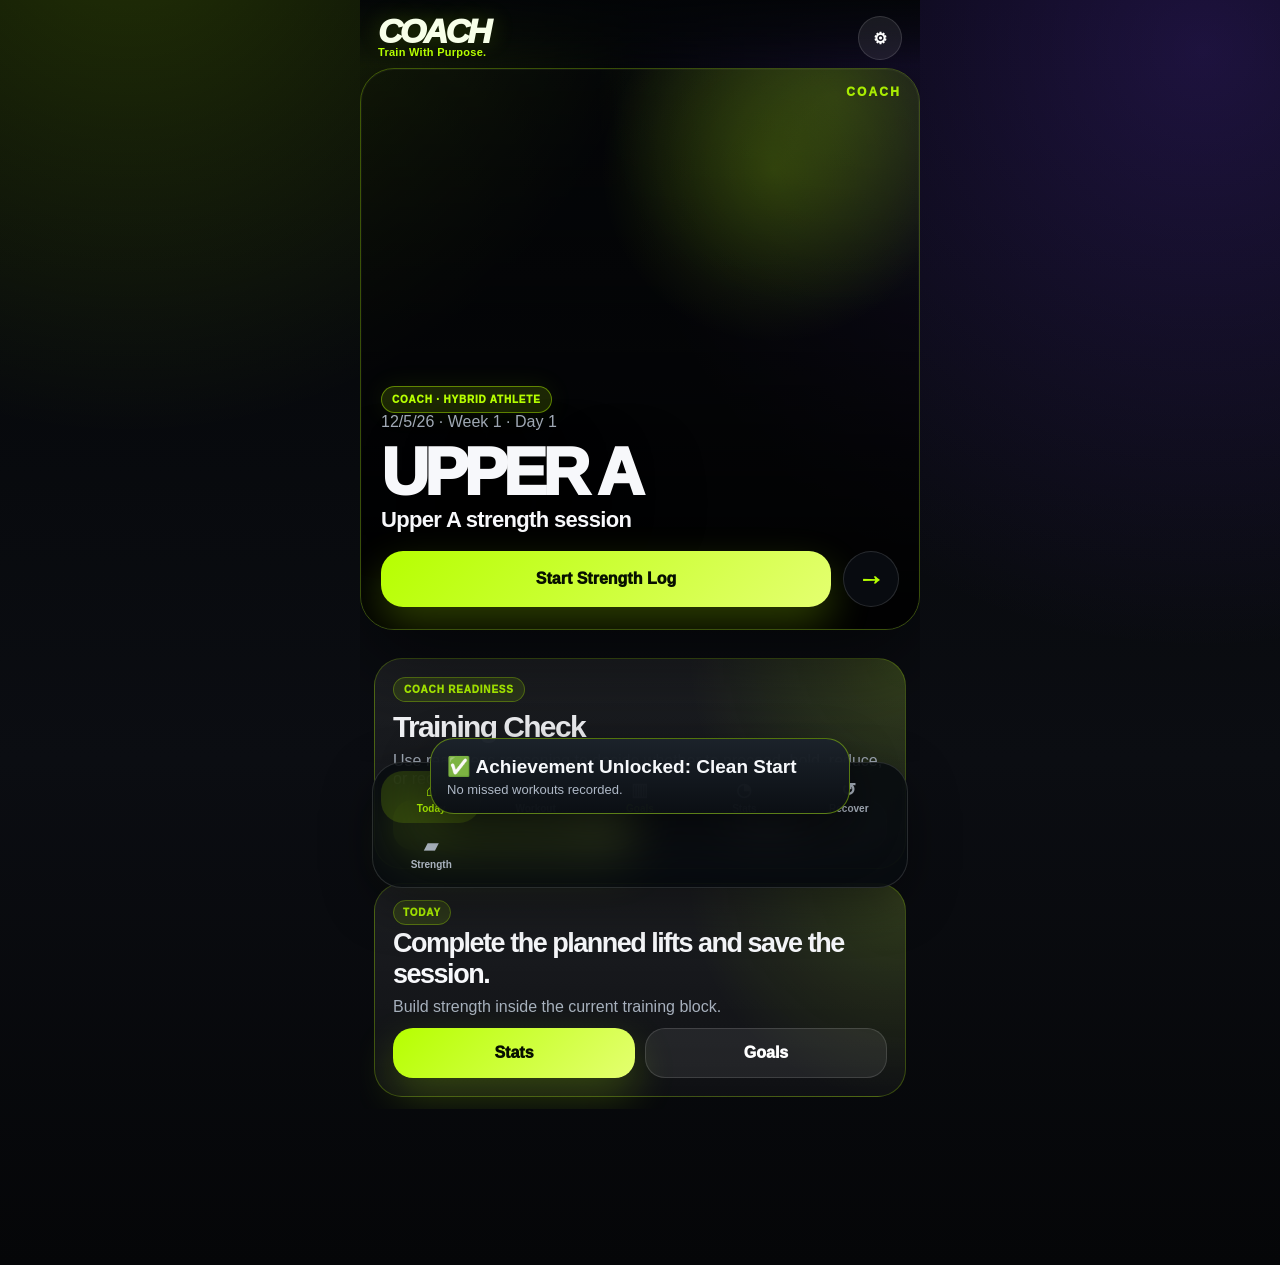
<file: index.html>
<!DOCTYPE html>
<html lang="en">
<head>
<meta charset="UTF-8" />
<meta name="viewport" content="width=device-width, initial-scale=1.0, viewport-fit=cover" />
<link rel="apple-touch-icon" href="./apple-touch-icon.png" />
<link rel="icon" type="image/png" sizes="32x32" href="./favicon-32x32.png" />
<link rel="icon" type="image/png" sizes="16x16" href="./favicon-16x16.png" />
<link rel="manifest" href="./manifest.webmanifest" />
<meta name="apple-mobile-web-app-capable" content="yes" />
<meta name="apple-mobile-web-app-status-bar-style" content="black-translucent" />
<meta name="apple-mobile-web-app-title" content="COACH" />
<meta name="theme-color" content="#050914" />
<title>COACH</title>
<link rel="stylesheet" href="./assets/css/styles.css" />
</head>
<body>
<div class="app">
<header>
  <div class="brand"><div class="logo">C</div><div><h1>COACH</h1><p class="muted small">Train With Purpose.</p></div></div>
  <button class="secondary smallbtn" onclick="openSettings()">Settings</button>
</header>
<main id="today" class="screen active"></main>
<main id="workout" class="screen"></main>
<main id="dashboard" class="screen"></main>
<main id="plan" class="screen"></main>
<main id="recover" class="screen"></main>
<main id="strength" class="screen"></main>
<nav>
  <button class="active" onclick="showScreen('today',this)">Today</button>
  <button onclick="showScreen('workout',this)">Workout</button>
  <button onclick="showScreen('dashboard',this)">Stats</button>
  <button onclick="showScreen('plan',this)">Goals</button>
  <button onclick="showScreen('recover',this)">Recover</button>
  <button onclick="showScreen('strength',this)">Strength</button>
</nav>
</div>
<div id="modal" class="modal" onclick="closeModal(event)"><div class="card" onclick="event.stopPropagation()"><div id="modalContent"></div></div></div>

<script src="./assets/js/app.js" defer></script>
</body>
</html>
</file>
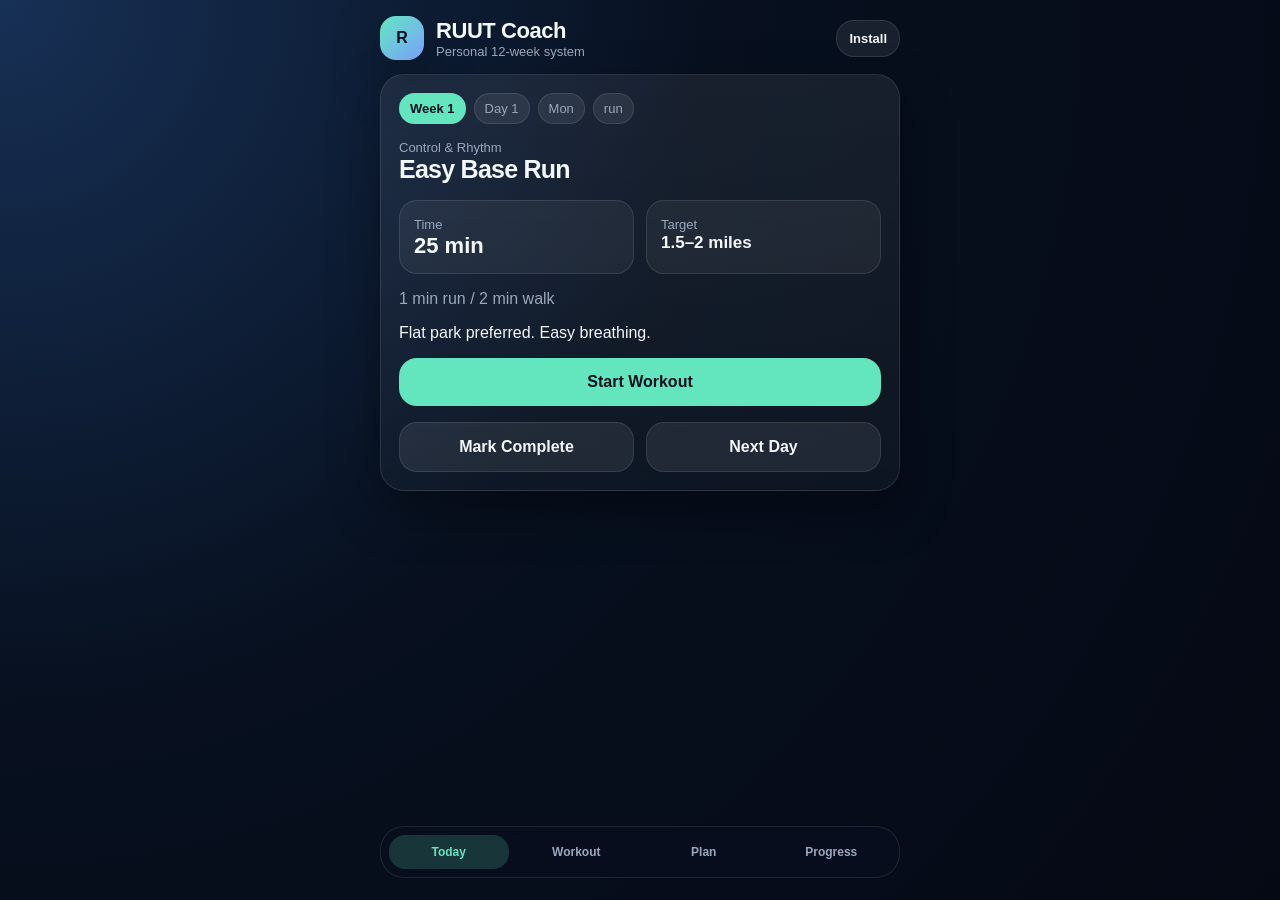
<file: index.html.html>
<!DOCTYPE html>
<html lang="en">
<head>
  <meta charset="UTF-8" />
  <meta name="viewport" content="width=device-width, initial-scale=1.0, viewport-fit=cover" />
  <meta name="apple-mobile-web-app-capable" content="yes" />
  <meta name="apple-mobile-web-app-status-bar-style" content="black-translucent" />
  <meta name="theme-color" content="#07101f" />
  <title>RUUT Personal Coach</title>
  <style>
    :root {
      --bg: #07101f;
      --panel: #101b2f;
      --panel2: #15233b;
      --text: #f4f7fb;
      --muted: #9aa8bd;
      --accent: #63e6be;
      --accent2: #7aa2ff;
      --danger: #ff6b6b;
      --warn: #ffd166;
      --line: rgba(255,255,255,0.1);
      --shadow: 0 20px 50px rgba(0,0,0,0.35);
      --radius: 24px;
    }
    * { box-sizing: border-box; }
    body {
      margin: 0;
      min-height: 100vh;
      background: radial-gradient(circle at top left, #173055 0, #07101f 45%, #050914 100%);
      color: var(--text);
      font-family: -apple-system, BlinkMacSystemFont, "SF Pro Display", "Segoe UI", sans-serif;
      -webkit-font-smoothing: antialiased;
      padding: env(safe-area-inset-top) 16px env(safe-area-inset-bottom);
    }
    .app {
      max-width: 520px;
      margin: 0 auto;
      min-height: 100vh;
      display: flex;
      flex-direction: column;
      gap: 14px;
      padding: 16px 0 22px;
    }
    header { display: flex; justify-content: space-between; align-items: center; gap: 12px; }
    .brand { display: flex; align-items: center; gap: 12px; }
    .logo {
      width: 44px; height: 44px; border-radius: 16px;
      background: linear-gradient(135deg, var(--accent), var(--accent2));
      display: grid; place-items: center; color: #06101f; font-weight: 900;
      box-shadow: var(--shadow);
    }
    h1,h2,h3,p { margin:0; }
    h1 { font-size:22px; letter-spacing:-0.02em; }
    h2 { font-size:25px; letter-spacing:-0.03em; }
    h3 { font-size:17px; }
    .muted { color: var(--muted); }
    .small { font-size:13px; }
    .card {
      background: linear-gradient(180deg, rgba(255,255,255,0.07), rgba(255,255,255,0.03));
      border: 1px solid var(--line);
      border-radius: var(--radius);
      padding: 18px;
      box-shadow: var(--shadow);
    }
    .hero { display:grid; gap:16px; }
    .pill-row { display:flex; flex-wrap:wrap; gap:8px; }
    .pill {
      padding:7px 10px; border-radius:999px;
      background: rgba(255,255,255,0.08); border:1px solid var(--line);
      color: var(--muted); font-size:13px;
    }
    .pill.accent { color:#07101f; background:var(--accent); border-color:transparent; font-weight:700; }
    .grid { display:grid; gap:12px; }
    .grid.two { grid-template-columns:1fr 1fr; }
    .stat {
      background: rgba(255,255,255,0.055);
      border: 1px solid var(--line);
      border-radius: 18px;
      padding: 14px;
    }
    .stat strong { display:block; font-size:22px; }
    button {
      border:0; border-radius:18px; padding:15px 16px;
      font-size:16px; font-weight:800; color:#07101f; background:var(--accent);
      cursor:pointer; width:100%;
    }
    button.secondary { background:rgba(255,255,255,0.08); color:var(--text); border:1px solid var(--line); }
    button.danger { background:rgba(255,107,107,0.15); color:#ffb3b3; border:1px solid rgba(255,107,107,0.35); }
    nav {
      position: sticky; bottom:12px; display:grid; grid-template-columns:repeat(4,1fr);
      gap:8px; background:rgba(8,15,30,0.78); backdrop-filter:blur(20px);
      border:1px solid var(--line); border-radius:24px; padding:8px; margin-top:auto; z-index:10;
    }
    nav button {
      background:transparent; color:var(--muted); border:0; padding:10px 4px;
      border-radius:16px; font-size:12px; font-weight:800;
    }
    nav button.active { background:rgba(99,230,190,0.18); color:var(--accent); }
    .screen { display:none; gap:14px; }
    .screen.active { display:grid; }
    .exercise {
      display:flex; justify-content:space-between; align-items:center;
      padding:13px 0; border-bottom:1px solid var(--line); gap:12px;
    }
    .exercise:last-child { border-bottom:0; }
    .workout-mode { text-align:center; padding:24px 18px; display:grid; gap:20px; }
    .timer {
      font-size:76px; line-height:0.95; letter-spacing:-0.08em;
      font-weight:900; font-variant-numeric:tabular-nums;
    }
    .cue { font-size:38px; font-weight:900; letter-spacing:-0.04em; }
    .progress-bar {
      height:12px; background:rgba(255,255,255,0.08);
      border-radius:999px; overflow:hidden; border:1px solid var(--line);
    }
    .progress-fill {
      height:100%; background:linear-gradient(90deg,var(--accent),var(--accent2));
      width:0%; transition:width 0.4s ease;
    }
    .list { display:grid; gap:8px; }
    .row {
      display:flex; justify-content:space-between; align-items:center; padding:12px;
      background:rgba(255,255,255,0.045); border:1px solid var(--line);
      border-radius:16px; gap:12px;
    }
    .complete { color:var(--accent); font-weight:900; }
    .modal {
      position:fixed; inset:0; background:rgba(0,0,0,0.72);
      display:none; place-items:center; padding:18px; z-index:100;
    }
    .modal.active { display:grid; }
    .modal .card { width:100%; max-width:460px; }
    textarea { width:100%; height:220px; border-radius:14px; padding:12px; background:#07101f; color:white; border:1px solid var(--line); }
    @media (max-width:380px) { .timer{font-size:62px;} .cue{font-size:31px;} h2{font-size:22px;} }
  </style>
</head>
<body>
  <div class="app">
    <header>
      <div class="brand">
        <div class="logo">R</div>
        <div><h1>RUUT Coach</h1><p class="muted small">Personal 12-week system</p></div>
      </div>
      <button class="secondary" style="width:auto;padding:10px 12px;font-size:13px" onclick="openInstallHelp()">Install</button>
    </header>
    <main id="today" class="screen active"></main>
    <main id="workout" class="screen"></main>
    <main id="plan" class="screen"></main>
    <main id="progress" class="screen"></main>
    <nav>
      <button class="active" onclick="showScreen('today', this)">Today</button>
      <button onclick="showScreen('workout', this)">Workout</button>
      <button onclick="showScreen('plan', this)">Plan</button>
      <button onclick="showScreen('progress', this)">Progress</button>
    </nav>
  </div>
  <div id="modal" class="modal" onclick="closeModal(event)">
    <div class="card" onclick="event.stopPropagation()"><div id="modalContent"></div></div>
  </div>
<script>
const STORAGE_KEY = "ruutPersonalCoach.v1";
let state = loadState();
let activeTimer = null;
let speechEnabled = true;

const plan = [
  week(1, "Control & Rhythm", [
    run("Mon", "Easy Base Run", "25 min", "1 min run / 2 min walk", "1.5–2 miles", 25, 60, 120, "Flat park preferred. Easy breathing."),
    strength("Tue", 3, [rep("Squats", "15 reps"), rep("Pushups", "20 reps"), rep("Lunges", "10 reps per leg"), timed("Plank", 30), rep("Glute bridges", "12 reps")], "Baseline strength day. Move clean, not fast."),
    run("Wed", "Light Intervals", "20 min", "30 sec run / 90 sec walk", "1–1.5 miles", 20, 30, 90, "Quick but relaxed. No sprinting."),
    strength("Thu", 3, [rep("Squats", "15 reps"), rep("Pushups", "20 reps"), rep("Lunges", "10 reps per leg"), timed("Plank", 30), rep("Glute bridges", "12 reps")], "Repeat baseline. Keep reps clean."),
    run("Fri", "Steady Effort", "25 min", "90 sec run / 90 sec walk", "1.5–2 miles", 25, 90, 90, "Controlled effort."),
    run("Sat", "Long Run", "35 min", "1 min run / 2 min walk", "2–2.5 miles", 35, 60, 120, "Walk hills if needed."),
    rest("Sun")
  ]),
  week(2, "Slight Progression", [
    run("Mon", "Easy Base Run", "28 min", "1 min run / 90 sec walk", "1.75–2.25 miles", 28, 60, 90, "Stay disciplined."),
    strength("Tue", 3, [rep("Squats", "16 reps"), rep("Pushups", "21 reps"), rep("Lunges", "10 reps per leg"), timed("Plank", 35), rep("Glute bridges", "14 reps")], "Small progression. Do not rush."),
    run("Wed", "Intervals", "22 min", "45 sec run / 90 sec walk", "1.25–1.75 miles", 22, 45, 90, "Smooth and controlled."),
    strength("Thu", 3, [rep("Squats", "16 reps"), rep("Pushups", "21 reps"), rep("Lunges", "10 reps per leg"), timed("Plank", 35), rep("Glute bridges", "14 reps")], "Build the habit."),
    run("Fri", "Steady Effort", "28 min", "2 min run / 90 sec walk", "1.75–2.25 miles", 28, 120, 90, "Relax shoulders."),
    run("Sat", "Long Run", "40 min", "1 min run / 2 min walk", "2.5–3 miles", 40, 60, 120, "Time on feet matters."),
    rest("Sun")
  ]),
  week(3, "Build the Engine", [
    run("Mon", "Easy Run", "30 min", "2 min run / 90 sec walk", "2–2.5 miles", 30, 120, 90, "Easy effort."),
    strength("Tue", 3, [rep("Squats", "18 reps"), rep("Pushups", "22 reps"), rep("Lunges", "11 reps per leg"), timed("Plank", 40), rep("Glute bridges", "15 reps")], "More work, same clean form."),
    run("Wed", "Hill/Interval Day", "25 min", "1 min strong / 2 min easy", "1.5–2 miles", 25, 60, 120, "Trail hills allowed."),
    strength("Thu", 3, [rep("Squats", "18 reps"), rep("Pushups", "22 reps"), rep("Lunges", "11 reps per leg"), timed("Plank", 40), rep("Glute bridges", "15 reps")], "Stay smooth."),
    run("Fri", "Steady Run", "30 min", "3 min run / 90 sec walk", "2–2.75 miles", 30, 180, 90, "Do not chase pace."),
    run("Sat", "Long Run", "45 min", "2 min run / 2 min walk", "3–3.5 miles", 45, 120, 120, "Stay patient."),
    rest("Sun")
  ]),
  week(4, "Recovery Week", [
    run("Mon", "Easy Reset", "25 min", "1 min run / 2 min walk", "1.5–2 miles", 25, 60, 120, "Keep it light."),
    strength("Tue", 2, [rep("Squats", "15 reps"), rep("Pushups", "18 reps"), rep("Reverse lunges", "8 reps per leg"), timed("Plank", 30), rep("Glute bridges", "12 reps")], "Recovery strength. Leave energy in the tank."),
    run("Wed", "Light Intervals", "20 min", "30 sec run / 90 sec walk", "1–1.5 miles", 20, 30, 90, "No hard pushing."),
    strength("Thu", 2, [rep("Squats", "15 reps"), rep("Pushups", "18 reps"), rep("Reverse lunges", "8 reps per leg"), timed("Plank", 30), rep("Glute bridges", "12 reps")], "Easy movement only."),
    run("Fri", "Easy Run", "25 min", "2 min run / 2 min walk", "1.5–2 miles", 25, 120, 120, "Recovery matters."),
    run("Sat", "Long Easy Run", "40 min", "1 min run / 2 min walk", "2.5–3 miles", 40, 60, 120, "Comfortable only."),
    rest("Sun")
  ]),
  week(5, "Capacity Build", [
    run("Mon", "Easy Run", "35 min", "3 min run / 90 sec walk", "2.5–3 miles", 35, 180, 90, "Flat route preferred."),
    strength("Tue", 4, [rep("Squats", "15 reps"), rep("Pushups", "18 reps"), rep("Lunges", "10 reps per leg"), timed("Plank", 35), rep("Glute bridges", "15 reps")], "New challenge: 4 rounds."),
    run("Wed", "Intervals", "30 min", "1 min strong / 2 min easy", "2–2.5 miles", 30, 60, 120, "Controlled hard."),
    strength("Thu", 4, [rep("Squats", "15 reps"), rep("Pushups", "18 reps"), rep("Lunges", "10 reps per leg"), timed("Plank", 35), rep("Glute bridges", "15 reps")], "Control each rep."),
    run("Fri", "Tempo Intro", "30 min", "5 min easy / walk as needed", "2.5–3 miles", 30, 300, 90, "Steady, not gasping."),
    run("Sat", "Long Run", "55 min", "3 min run / 2 min walk", "4–4.5 miles", 55, 180, 120, "Use fuel/water if needed."),
    rest("Sun")
  ]),
  week(6, "Longer Blocks", [
    run("Mon", "Easy Run", "35 min", "5 min run / 2 min walk", "3 miles", 35, 300, 120, "Smooth rhythm."),
    strength("Tue", 4, [rep("Squats", "17 reps"), rep("Pushups", "20 reps"), rep("Lunges", "11 reps per leg"), timed("Plank", 40), rep("Glute bridges", "16 reps")], "Strength endurance."),
    run("Wed", "Hill Strength", "30 min", "Run hills easy / walk recovery", "2–2.75 miles", 30, 120, 120, "Trails are good today."),
    strength("Thu", 4, [rep("Squats", "17 reps"), rep("Pushups", "20 reps"), rep("Lunges", "11 reps per leg"), timed("Plank", 40), rep("Glute bridges", "16 reps")], "Quality over speed."),
    run("Fri", "Steady Run", "35 min", "8 min run / 2 min walk", "3–3.5 miles", 35, 480, 120, "Controlled pace."),
    run("Sat", "Long Run", "65 min", "5 min run / 2 min walk", "5–5.5 miles", 65, 300, 120, "Do not start fast."),
    rest("Sun")
  ]),
  week(7, "Endurance Builder", [
    run("Mon", "Easy Run", "40 min", "8 min run / 2 min walk", "3.5–4 miles", 40, 480, 120, "Relax and build."),
    strength("Tue", 4, [rep("Tempo squats", "18 reps, slow lower"), rep("Pushups", "22 reps"), rep("Reverse lunges", "12 reps per leg"), timed("Plank", 45), rep("Glute bridges", "18 reps")], "Add control. Slow reps build strength."),
    run("Wed", "Intervals", "32 min", "2 min strong / 2 min easy", "2.5–3 miles", 32, 120, 120, "Strong but not reckless."),
    strength("Thu", 4, [rep("Tempo squats", "18 reps, slow lower"), rep("Pushups", "22 reps"), rep("Reverse lunges", "12 reps per leg"), timed("Plank", 45), rep("Glute bridges", "18 reps")], "Stay tight through the core."),
    run("Fri", "Tempo Run", "35 min", "10 min easy / 15 min steady / cool down", "3–3.75 miles", 35, 600, 120, "Steady pressure."),
    run("Sat", "Long Run", "75 min", "8 min run / 2 min walk", "6–6.5 miles", 75, 480, 120, "This is the big builder."),
    rest("Sun")
  ]),
  week(8, "Recovery & Reset", [
    run("Mon", "Easy Run", "30 min", "5 min run / 2 min walk", "2.5–3 miles", 30, 300, 120, "Light and easy."),
    strength("Tue", 3, [rep("Squats", "16 reps"), rep("Pushups", "18 reps"), rep("Lunges", "10 reps per leg"), timed("Plank", 35), rep("Glute bridges", "14 reps")], "Deload week. Move well."),
    run("Wed", "Light Intervals", "25 min", "1 min run / 2 min walk", "1.75–2.25 miles", 25, 60, 120, "Keep legs fresh."),
    strength("Thu", 3, [rep("Squats", "16 reps"), rep("Pushups", "18 reps"), rep("Lunges", "10 reps per leg"), timed("Plank", 35), rep("Glute bridges", "14 reps")], "Do not chase fatigue."),
    run("Fri", "Easy Run", "30 min", "5 min run / 2 min walk", "2.5–3 miles", 30, 300, 120, "No ego."),
    run("Sat", "Long Easy Run", "60 min", "5 min run / 2 min walk", "4.5–5 miles", 60, 300, 120, "Recovery long run."),
    rest("Sun")
  ]),
  week(9, "Real Endurance", [
    run("Mon", "Easy Run", "45 min", "10 min run / 2 min walk", "4 miles", 45, 600, 120, "Flat if possible."),
    strength("Tue", 4, [rep("Squats", "20 reps"), rep("Pushups", "24 reps"), rep("Lunges", "13 reps per leg"), timed("Plank", 50), rep("Glute bridges", "20 reps")], "Build work capacity."),
    run("Wed", "Intervals", "35 min", "3 min strong / 2 min easy", "3–3.5 miles", 35, 180, 120, "Controlled breathing."),
    strength("Thu", 4, [rep("Squats", "20 reps"), rep("Pushups", "24 reps"), rep("Lunges", "13 reps per leg"), timed("Plank", 50), rep("Glute bridges", "20 reps")], "Strong and controlled."),
    run("Fri", "Tempo Run", "40 min", "10 easy / 20 steady / cool down", "3.75–4.5 miles", 40, 600, 120, "Comfortably hard."),
    run("Sat", "Long Run", "90 min", "10 min run / 2 min walk", "7.5–8 miles", 90, 600, 120, "Bring water."),
    rest("Sun")
  ]),
  week(10, "Peak Build", [
    run("Mon", "Easy Run", "45 min", "12 min run / 2 min walk", "4–4.5 miles", 45, 720, 120, "Stay smooth."),
    strength("Tue", 5, [rep("Squats", "18 reps"), rep("Pushups", "22 reps"), rep("Reverse lunges", "12 reps per leg"), timed("Plank", 45), rep("Glute bridges", "18 reps")], "Five rounds. Pace yourself."),
    run("Wed", "Hill/Interval Mix", "38 min", "4 min strong / 2 min easy", "3.25–4 miles", 38, 240, 120, "Use effort, not speed."),
    strength("Thu", 5, [rep("Squats", "18 reps"), rep("Pushups", "22 reps"), rep("Reverse lunges", "12 reps per leg"), timed("Plank", 45), rep("Glute bridges", "18 reps")], "This is work capacity, not punishment."),
    run("Fri", "Steady Run", "45 min", "15 min run / 2 min walk", "4.5–5 miles", 45, 900, 120, "Controlled grind."),
    run("Sat", "Long Run", "105 min", "12 min run / 2 min walk", "9–9.5 miles", 105, 720, 120, "Slow early, steady late."),
    rest("Sun")
  ]),
  week(11, "Peak Confidence", [
    run("Mon", "Easy Run", "40 min", "10 min run / 2 min walk", "3.5–4 miles", 40, 600, 120, "Save your legs."),
    strength("Tue", 5, [rep("Squats", "20 reps"), rep("Pushups", "25 reps"), rep("Lunges", "14 reps per leg"), timed("Plank", 60), rep("Glute bridges", "20 reps")], "Peak strength endurance."),
    run("Wed", "Moderate Intervals", "32 min", "2 min strong / 2 min easy", "2.5–3 miles", 32, 120, 120, "Sharp, not exhausting."),
    strength("Thu", 4, [rep("Squats", "18 reps"), rep("Pushups", "22 reps"), rep("Lunges", "12 reps per leg"), timed("Plank", 45), rep("Glute bridges", "18 reps")], "Slightly lighter before long run."),
    run("Fri", "Easy Steady Run", "35 min", "10 min run / 2 min walk", "3–3.5 miles", 35, 600, 120, "Keep it light."),
    run("Sat", "Long Run", "120 min max", "15 min run / 2 min walk", "10–11 miles", 120, 900, 120, "Confidence run. Do not race it."),
    rest("Sun")
  ]),
  week(12, "13-Mile Effort", [
    run("Mon", "Easy Shakeout", "30 min", "5 min run / 2 min walk", "2.5–3 miles", 30, 300, 120, "Easy only."),
    strength("Tue", 2, [rep("Squats", "12 reps"), rep("Pushups", "12 reps"), rep("Reverse lunges", "8 reps per leg"), timed("Plank", 30), rep("Glute bridges", "12 reps")], "Taper strength. Stay fresh."),
    run("Wed", "Light Shakeout", "20 min", "2 min run / 2 min walk", "1.5–2 miles", 20, 120, 120, "Stay fresh."),
    rest("Thu"), rest("Fri"),
    run("Sat", "13-Mile Effort", "Finish-focused", "Run/walk allowed", "13 miles", 180, 900, 120, "Start slow. Finish proud."),
    rest("Sun")
  ])
];

function week(num, theme, days) { return { num, theme, days }; }
function run(day, title, time, structure, distance, total, runSeconds, walkSeconds, note) { return { type:"run", day,title,time,structure,distance,total,runSeconds,walkSeconds,note }; }
function strength(day, rounds, exercises, note) { return { type:"bodyweight", day, title:"Bodyweight Strength", time:`${rounds} rounds`, structure:`${rounds} rounds of progressive bodyweight work`, distance:"No running", rounds, exercises, note }; }
function rest(day) { return { type:"rest", day, title:"Rest Day", time:"Rest", structure:"Light walking only", distance:"No target", total:20, runSeconds:0, walkSeconds:60, note:"Recover so the next workout works." }; }
function rep(name, reps) { return { mode:"reps", name, reps, seconds:0 }; }
function timed(name, seconds) { return { mode:"timed", name, reps:"", seconds }; }

function loadState(){ try { return JSON.parse(localStorage.getItem(STORAGE_KEY)) || defaultState(); } catch { return defaultState(); } }
function defaultState(){ return { week:1, dayIndex:1, completed:[], streak:0, totalCompleted:0, lastCompletedKey:"" }; }
function saveState(){ localStorage.setItem(STORAGE_KEY, JSON.stringify(state)); renderAll(); }
function currentWeek(){ return plan[state.week-1]; }
function currentWorkout(){ return currentWeek().days[state.dayIndex-1]; }
function currentKey(){ return `${state.week}-${state.dayIndex}`; }
function isComplete(){ return state.completed.includes(currentKey()); }
function progressPercent(){ return Math.round((state.completed.length/84)*100); }

function showScreen(id, btn){
  document.querySelectorAll('.screen').forEach(s=>s.classList.remove('active'));
  document.getElementById(id).classList.add('active');
  document.querySelectorAll('nav button').forEach(b=>b.classList.remove('active'));
  btn.classList.add('active');
  renderAll();
}

function renderAll(){ renderToday(); renderWorkout(); renderPlan(); renderProgress(); }

function renderToday(){
  const w=currentWeek(), workout=currentWorkout();
  const exercises = workout.type==="bodyweight" ? workout.exercises.map(e=>`<div class="exercise"><span>${e.name}</span><strong>${e.mode==='timed'?e.seconds+' sec':e.reps}</strong></div>`).join('') : '';
  document.getElementById('today').innerHTML = `
    <section class="card hero">
      <div class="pill-row"><span class="pill accent">Week ${state.week}</span><span class="pill">Day ${state.dayIndex}</span><span class="pill">${workout.day}</span><span class="pill">${workout.type}</span></div>
      <div><p class="muted small">${w.theme}</p><h2>${workout.title}</h2></div>
      <div class="grid two"><div class="stat"><span class="muted small">Time</span><strong>${workout.time}</strong></div><div class="stat"><span class="muted small">Target</span><strong style="font-size:17px">${workout.distance}</strong></div></div>
      <p class="muted">${workout.structure}</p><p>${workout.note}</p>
      ${exercises ? `<div class="list">${exercises}</div>` : ''}
      <button onclick="startWorkout()">Start Workout</button>
      <div class="grid two"><button class="secondary" onclick="markComplete()">${isComplete()?'Completed':'Mark Complete'}</button><button class="secondary" onclick="nextDay()">Next Day</button></div>
    </section>`;
}

function renderWorkout(){
  document.getElementById('workout').innerHTML = `
    <section class="card workout-mode">
      <div><p class="muted small">Ready when you are</p><div class="cue">${currentWorkout().title}</div></div>
      <div class="timer" id="timerDisplay">--:--</div>
      <div class="progress-bar"><div id="workoutProgress" class="progress-fill"></div></div>
      <p id="workoutMessage" class="muted">Tap start to begin today's guided workout.</p>
      <button onclick="startWorkout()">Start Today's Workout</button>
      <button class="secondary" onclick="stopWorkout()">Stop</button>
    </section>`;
}

function renderPlan(){
  document.getElementById('plan').innerHTML = plan.map(w=>{
    const rows = w.days.map((d,idx)=>{
      const key = `${w.num}-${idx+1}`;
      return `<div class="row"><span>${idx+1}. ${d.day} — ${d.title}</span><span class="${state.completed.includes(key)?'complete':'muted'}">${state.completed.includes(key)?'✓':d.type}</span></div>`;
    }).join('');
    return `<section class="card"><h3>Week ${w.num}: ${w.theme}</h3><div style="height:10px"></div><div class="list">${rows}</div></section>`;
  }).join('');
}

function renderProgress(){
  document.getElementById('progress').innerHTML = `
    <section class="card hero">
      <h2>Progress</h2><div class="progress-bar"><div class="progress-fill" style="width:${progressPercent()}%"></div></div>
      <div class="grid two">
        <div class="stat"><span class="muted small">Complete</span><strong>${progressPercent()}%</strong></div>
        <div class="stat"><span class="muted small">Streak</span><strong>${state.streak}</strong></div>
        <div class="stat"><span class="muted small">Total</span><strong>${state.totalCompleted}</strong></div>
        <div class="stat"><span class="muted small">Current</span><strong>W${state.week} D${state.dayIndex}</strong></div>
      </div>
      <button class="secondary" onclick="exportProgress()">Export Progress</button>
      <button class="danger" onclick="confirmReset()">Reset Program</button>
    </section>`;
}

function markComplete(){
  const key = currentKey();
  if(!state.completed.includes(key)){
    state.completed.push(key);
    state.streak += 1;
    state.totalCompleted += 1;
    state.lastCompletedKey = key;
    speak("Workout complete. Good work.");
    saveState();
  }
}

function nextDay(){
  state.dayIndex += 1;
  if(state.dayIndex > 7){ state.dayIndex=1; state.week += 1; }
  if(state.week > 12){ state.week=12; state.dayIndex=7; }
  saveState();
}

function confirmReset(){
  showModal(`<h2>Reset Program?</h2><p class="muted" style="margin:12px 0 18px">This clears progress and returns you to Week 1, Day 1.</p><button class="danger" onclick="resetProgram()">Reset</button><div style="height:10px"></div><button class="secondary" onclick="hideModal()">Cancel</button>`);
}
function resetProgram(){ state=defaultState(); saveState(); hideModal(); }
function exportProgress(){ showModal(`<h2>Progress Data</h2><p class="muted small" style="margin:10px 0">Copy this if you want a backup.</p><textarea>${JSON.stringify(state,null,2)}</textarea><div style="height:10px"></div><button onclick="hideModal()">Done</button>`); }

function startWorkout(){
  stopWorkout();
  const workout=currentWorkout();
  document.querySelectorAll('.screen').forEach(s=>s.classList.remove('active'));
  document.getElementById('workout').classList.add('active');
  document.querySelectorAll('nav button').forEach(b=>b.classList.remove('active'));
  document.querySelectorAll('nav button')[1].classList.add('active');
  renderWorkout();
  if(workout.type==='run') startRun(workout);
  else if(workout.type==='bodyweight') startStrength(workout);
  else startRest(workout);
}
function startRest(workout){ setWorkoutMessage("Rest day. Light walking only."); setCue("Rest Day"); setTimer("REST"); speak("Today is a rest day. Light walking only."); }

async function startRun(workout){
  const totalSeconds = workout.total * 60;
  let remaining = totalSeconds;
  const halfway = Math.floor(totalSeconds/2);
  let halfwaySpoken=false;
  setCue("Starting"); setWorkoutMessage(workout.structure);
  await countdown();
  while(remaining > 0){
    await runSegment("Run", workout.runSeconds, remaining, totalSeconds);
    remaining -= workout.runSeconds;
    if(!halfwaySpoken && remaining <= halfway){ halfwaySpoken=true; speak("Halfway. Turn back now."); }
    if(remaining <= 0) break;
    await runSegment("Walk", workout.walkSeconds, remaining, totalSeconds);
    remaining -= workout.walkSeconds;
    if(!halfwaySpoken && remaining <= halfway){ halfwaySpoken=true; speak("Halfway. Turn back now."); }
  }
  finishWorkout();
}
async function runSegment(label, seconds, remaining, totalSeconds){
  setCue(label.toUpperCase());
  setWorkoutMessage(label==="Run" ? "Stay controlled." : "Recover. Keep moving.");
  speak(label==="Run" ? "Start running." : "Start walking.");
  await timer(seconds, remaining, totalSeconds);
}

async function startStrength(workout){
  setCue("Strength"); setTimer("READY"); setWorkoutMessage(`${workout.rounds} rounds. ${workout.note}`);
  speak(`Starting bodyweight workout. ${workout.rounds} rounds.`);
  await sleep(1000);
  for(let round=1; round<=workout.rounds; round++){
    setCue(`Round ${round}`);
    speak(`Round ${round} of ${workout.rounds}.`);
    for(const exercise of workout.exercises){
      setCue(exercise.name);
      if(exercise.mode==="timed"){
        setWorkoutMessage(`${exercise.name}. ${exercise.seconds} seconds.`);
        speak(`${exercise.name}. ${exercise.seconds} seconds. Starting now.`);
        await timer(exercise.seconds, exercise.seconds, exercise.seconds);
        speak(`${exercise.name} complete.`);
      } else {
        setTimer("DONE?");
        setWorkoutMessage(`${exercise.name}. ${exercise.reps}. Tap Done when finished.`);
        speak(`${exercise.name}. ${exercise.reps}.`);
        await waitForDone(exercise.name, exercise.reps);
      }
    }
  }
  finishWorkout();
}

function finishWorkout(){
  setCue("Complete"); setTimer("DONE"); setWorkoutMessage("Workout complete. Good work.");
  markComplete();
  showModal(`<h2>Workout Complete</h2><p class="muted" style="margin:10px 0 18px">${currentWorkout().day} — ${currentWorkout().title}</p><button onclick="hideModal(); nextDay();">Move to Next Day</button><div style="height:10px"></div><button class="secondary" onclick="hideModal()">Stay Here</button>`);
}

function waitForDone(name,reps){
  return new Promise(resolve=>{
    showModal(`<h2>${name}</h2><p class="muted" style="margin:10px 0 18px">${reps}</p><button onclick="resolveDone()">Done</button>`);
    window.resolveDone=()=>{ hideModal(); resolve(); };
  });
}

async function countdown(){ setTimer("3"); speak("Starting in 3."); await sleep(1000); setTimer("2"); speak("2."); await sleep(1000); setTimer("1"); speak("1."); await sleep(1000); setTimer("GO"); speak("Go."); await sleep(500); }
function timer(seconds, remainingBefore, total){
  return new Promise(resolve=>{
    let left=Math.max(0,seconds);
    clearInterval(activeTimer);
    updateTimer(left, remainingBefore, total);
    activeTimer=setInterval(()=>{
      left-=1;
      updateTimer(left, Math.max(0, remainingBefore-(seconds-left)), total);
      if(left<=0){ clearInterval(activeTimer); activeTimer=null; resolve(); }
    },1000);
  });
}
function updateTimer(left, remaining, total){
  setTimer(formatTime(left));
  const done = total ? ((total-remaining)/total)*100 : 0;
  const bar=document.getElementById('workoutProgress');
  if(bar) bar.style.width=`${Math.max(0,Math.min(100,done))}%`;
}
function stopWorkout(){ clearInterval(activeTimer); activeTimer=null; if(window.speechSynthesis) window.speechSynthesis.cancel(); }
function setCue(text){ const el=document.querySelector('#workout .cue'); if(el) el.textContent=text; }
function setTimer(text){ const el=document.getElementById('timerDisplay'); if(el) el.textContent=text; }
function setWorkoutMessage(text){ const el=document.getElementById('workoutMessage'); if(el) el.textContent=text; }
function speak(text){
  if(!speechEnabled || !('speechSynthesis' in window)) return;
  window.speechSynthesis.cancel();
  const u=new SpeechSynthesisUtterance(text);
  u.rate=0.95; u.pitch=1;
  window.speechSynthesis.speak(u);
}
function sleep(ms){ return new Promise(resolve=>setTimeout(resolve,ms)); }
function formatTime(seconds){ if(typeof seconds!=='number') return seconds; const m=Math.floor(seconds/60); const s=seconds%60; return `${m}:${String(s).padStart(2,'0')}`; }
function showModal(html){ document.getElementById('modalContent').innerHTML=html; document.getElementById('modal').classList.add('active'); }
function hideModal(){ document.getElementById('modal').classList.remove('active'); }
function closeModal(e){ if(e.target.id==='modal') hideModal(); }
function openInstallHelp(){ showModal(`<h2>Add to Home Screen</h2><p class="muted" style="margin:12px 0">On iPhone Safari: tap Share, then tap Add to Home Screen.</p><p class="muted">For best results, keep your iPhone awake during active timers.</p><div style="height:14px"></div><button onclick="hideModal()">Got it</button>`); }
renderAll();
</script>
</body>
</html>
</file>
<file: assets/css/styles.css>
:root{
  --bg:#050914;--panel:#101b2f;--panel2:#16243d;--glass:rgba(255,255,255,.075);
  --text:#f7f9fd;--muted:#9aa8bd;--soft:#c8d3e2;--accent:#63e6be;--accent2:#7aa2ff;
  --gold:#ffd166;--purple:#a78bfa;--danger:#ff6b6b;--line:rgba(255,255,255,.12);
  --shadow:0 20px 50px rgba(0,0,0,.38);--radius:26px
}
*{box-sizing:border-box}
body{
  margin:0;min-height:100vh;color:var(--text);
  font-family:-apple-system,BlinkMacSystemFont,"SF Pro Display","Segoe UI",sans-serif;
  -webkit-font-smoothing:antialiased;padding:env(safe-area-inset-top) 16px env(safe-area-inset-bottom);
  background:
    radial-gradient(circle at 12% -10%,rgba(99,230,190,.25),transparent 34%),
    radial-gradient(circle at 100% 0%,rgba(122,162,255,.22),transparent 32%),
    radial-gradient(circle at 50% 100%,rgba(167,139,250,.12),transparent 35%),
    linear-gradient(160deg,#050914,#07101f 45%,#030611)
}
.app{max-width:560px;margin:0 auto;min-height:100vh;display:flex;flex-direction:column;gap:14px;padding:16px 0 22px}
header{display:flex;justify-content:space-between;align-items:center;gap:12px}
.brand{display:flex;align-items:center;gap:12px}
.logo{width:46px;height:46px;border-radius:18px;background:linear-gradient(135deg,var(--accent),var(--accent2));display:grid;place-items:center;color:#06101f;font-weight:950;box-shadow:var(--shadow)}
h1,h2,h3,p{margin:0} h1{font-size:22px;letter-spacing:-.03em} h2{font-size:28px;letter-spacing:-.045em;line-height:1.02} h3{font-size:18px}
.muted{color:var(--muted)} .soft{color:var(--soft)} .small{font-size:13px}.tiny{font-size:12px}
.card{background:linear-gradient(180deg,rgba(255,255,255,.085),rgba(255,255,255,.035));border:1px solid var(--line);border-radius:var(--radius);padding:18px;box-shadow:var(--shadow);backdrop-filter:blur(16px)}
.hero{display:grid;gap:16px}.grid{display:grid;gap:12px}.grid.two{grid-template-columns:1fr 1fr}.grid.three{grid-template-columns:repeat(3,1fr)}
.pill-row{display:flex;flex-wrap:wrap;gap:8px}.pill{padding:7px 10px;border-radius:999px;background:rgba(255,255,255,.08);border:1px solid var(--line);color:var(--muted);font-size:13px}.pill.accent{color:#07101f;background:var(--accent);border-color:transparent;font-weight:850}.pill.run{color:#06101f;background:var(--accent);font-weight:850}.pill.bodyweight{color:#211700;background:var(--gold);font-weight:850}.pill.rest{color:#160e2f;background:var(--purple);font-weight:850}
.stat{background:rgba(255,255,255,.055);border:1px solid var(--line);border-radius:20px;padding:14px}.stat strong{display:block;font-size:23px;letter-spacing:-.03em}
button{border:0;border-radius:18px;padding:15px 16px;font-size:16px;font-weight:850;color:#07101f;background:var(--accent);cursor:pointer;width:100%;touch-action:manipulation}
button.secondary{background:rgba(255,255,255,.08);color:var(--text);border:1px solid var(--line)}button.gold{background:var(--gold);color:#211700}button.danger{background:rgba(255,107,107,.14);color:#ffb3b3;border:1px solid rgba(255,107,107,.35)}button.smallbtn{width:auto;padding:10px 12px;font-size:13px}
nav{position:sticky;bottom:12px;display:grid;grid-template-columns:repeat(6,1fr);gap:7px;background:rgba(8,15,30,.78);backdrop-filter:blur(20px);border:1px solid var(--line);border-radius:24px;padding:8px;margin-top:auto;z-index:10}
nav button{background:transparent;color:var(--muted);border:0;padding:10px 3px;border-radius:16px;font-size:11px;font-weight:850}nav button.active{background:rgba(99,230,190,.18);color:var(--accent)}
.screen{display:none;gap:14px}.screen.active{display:grid}
.exercise{display:flex;justify-content:space-between;align-items:center;padding:13px 0;border-bottom:1px solid var(--line);gap:12px}.exercise:last-child{border-bottom:0}
.detail{padding:13px;border-radius:18px;background:rgba(0,0,0,.16);border:1px solid var(--line);display:grid;gap:4px}
.workout-mode{text-align:center;padding:24px 18px;display:grid;gap:20px}.timer{font-size:78px;line-height:.95;letter-spacing:-.085em;font-weight:950;font-variant-numeric:tabular-nums}.cue{font-size:40px;font-weight:950;letter-spacing:-.05em}
.progress-bar{height:12px;background:rgba(255,255,255,.08);border-radius:999px;overflow:hidden;border:1px solid var(--line)}.progress-fill{height:100%;background:linear-gradient(90deg,var(--accent),var(--accent2));width:0%;transition:width .4s ease}
.list{display:grid;gap:8px}.row{display:flex;justify-content:space-between;align-items:center;padding:12px;background:rgba(255,255,255,.045);border:1px solid var(--line);border-radius:16px;gap:12px}.complete{color:var(--accent);font-weight:950}
.ring{height:94px;width:94px;border-radius:999px;display:grid;place-items:center;background:conic-gradient(var(--accent) var(--pct),rgba(255,255,255,.1) 0);margin:auto}.ring span{height:72px;width:72px;border-radius:999px;background:#07101f;display:grid;place-items:center;font-weight:950}
.badge{padding:12px;border-radius:18px;background:rgba(255,255,255,.055);border:1px solid var(--line)}.badge.locked{opacity:.45}.guide-card{padding:14px;border-radius:20px;background:rgba(255,255,255,.055);border:1px solid var(--line);display:grid;gap:8px}.guide-icon{font-size:28px}.guide-card ul{margin:4px 0 0 18px;padding:0;color:var(--muted)}.guide-card li{margin:4px 0}.guide-mini{display:flex;gap:8px;flex-wrap:wrap}.guide-mini span{font-size:12px;padding:5px 8px;border-radius:999px;background:rgba(255,255,255,.07);color:var(--soft)}
.modal{position:fixed;inset:0;background:rgba(0,0,0,.72);display:none;place-items:center;padding:18px;z-index:100}.modal.active{display:grid}.modal .card{width:100%;max-width:480px;max-height:88vh;overflow:auto}
select,textarea,input{width:100%;border-radius:14px;padding:12px;background:#07101f;color:white;border:1px solid var(--line);font-size:16px}textarea{height:180px}
.dot{width:9px;height:9px;border-radius:999px;background:var(--danger);display:inline-block}.dot.on{background:var(--accent)}
@media(max-width:390px){.timer{font-size:62px}.cue{font-size:32px}h2{font-size:24px}.grid.three{grid-template-columns:1fr}}

.demo-gif{width:100%;min-height:150px;border-radius:18px;border:1px solid var(--line);background:radial-gradient(circle at 50% 35%,rgba(99,230,190,.18),transparent 34%),linear-gradient(135deg,rgba(255,255,255,.08),rgba(255,255,255,.025));display:grid;place-items:center;overflow:hidden;color:var(--muted);font-weight:850;text-align:center}
.demo-gif img{width:100%;height:100%;object-fit:cover;display:block}
.demo-gif .fallback{padding:24px}
.demo-steps{margin:0;padding-left:20px;color:var(--soft);display:grid;gap:6px}
.challenge-active{border-color:rgba(99,230,190,.55);background:rgba(99,230,190,.09)}
.recovery-card{border-left:4px solid var(--accent)}
.stretch-card{border-left:4px solid var(--purple)}
.visual-glow{box-shadow:0 0 0 1px rgba(99,230,190,.12),0 24px 60px rgba(0,0,0,.42)}


/* ---------- V6 PRODUCT VISUALS ---------- */
.mode-banner{
  position:relative;
  overflow:hidden;
  padding:20px;
  border-radius:28px;
  border:1px solid var(--line);
  background:
    radial-gradient(circle at 15% 0%,rgba(99,230,190,.24),transparent 34%),
    radial-gradient(circle at 90% 20%,rgba(122,162,255,.18),transparent 30%),
    rgba(255,255,255,.055);
}
.mode-banner:after{
  content:"";
  position:absolute;
  inset:auto -40px -70px auto;
  width:190px;
  height:190px;
  border-radius:999px;
  background:rgba(255,255,255,.045);
}
.mode-run{box-shadow:0 0 0 1px rgba(99,230,190,.14),0 24px 80px rgba(99,230,190,.08)}
.mode-bodyweight{box-shadow:0 0 0 1px rgba(255,209,102,.15),0 24px 80px rgba(255,209,102,.08)}
.mode-rest{box-shadow:0 0 0 1px rgba(167,139,250,.15),0 24px 80px rgba(167,139,250,.08)}
.big-action-row{display:grid;grid-template-columns:1.3fr .7fr;gap:10px}
.metric-card{
  background:linear-gradient(180deg,rgba(255,255,255,.09),rgba(255,255,255,.04));
  border:1px solid var(--line);
  border-radius:22px;
  padding:16px;
}
.metric-card strong{font-size:28px;letter-spacing:-.05em;display:block}
.metric-card span{color:var(--muted);font-size:12px}
.challenge-bar{height:10px;background:rgba(255,255,255,.09);border-radius:999px;overflow:hidden;border:1px solid var(--line);margin-top:8px}
.challenge-fill{height:100%;background:linear-gradient(90deg,var(--accent),var(--accent2))}
.challenge-card{display:grid;gap:8px;padding:14px;border-radius:20px;background:rgba(255,255,255,.05);border:1px solid var(--line)}
.challenge-card.active{border-color:rgba(99,230,190,.55);background:rgba(99,230,190,.09)}
.challenge-card.complete{border-color:rgba(255,209,102,.55);background:rgba(255,209,102,.09)}
.demo-grid{display:grid;grid-template-columns:repeat(2,1fr);gap:10px}
.demo-tile{padding:13px;border-radius:18px;border:1px solid var(--line);background:rgba(255,255,255,.05);display:grid;gap:8px}
.asset-note{font-family:ui-monospace,SFMono-Regular,Menlo,monospace;font-size:12px;color:var(--muted);background:rgba(0,0,0,.22);border:1px solid var(--line);border-radius:14px;padding:10px;overflow:auto}
.timeline{display:grid;gap:8px}
.timeline-item{display:flex;gap:10px;align-items:flex-start;padding:10px;border-radius:16px;background:rgba(255,255,255,.045);border:1px solid var(--line)}
.timeline-dot{width:12px;height:12px;border-radius:999px;background:var(--accent);margin-top:4px;flex:0 0 12px}
@media(max-width:390px){.demo-grid,.big-action-row{grid-template-columns:1fr}}


/* ---------- V7 STRETCH SYSTEM ---------- */
.stretch-panel{
  border-radius:22px;
  padding:14px;
  background:rgba(255,255,255,.055);
  border:1px solid var(--line);
  display:grid;
  gap:8px;
}
.stretch-panel.dynamic{border-left:4px solid var(--accent)}
.stretch-panel.static{border-left:4px solid var(--purple)}
.stretch-panel.flexibility{border-left:4px solid var(--gold)}
.stretch-meta{display:flex;gap:8px;flex-wrap:wrap}
.stretch-chip{font-size:12px;color:var(--muted);border:1px solid var(--line);background:rgba(0,0,0,.16);border-radius:999px;padding:5px 8px}
.instruction-list{margin:0;padding-left:20px;display:grid;gap:6px;color:var(--soft)}
.no-gif-note{padding:12px;border:1px solid var(--line);background:rgba(0,0,0,.18);border-radius:16px;color:var(--muted);font-size:13px}


/* ---------- V8 RUN INTELLIGENCE + COCKPIT + PREMIUM UI ---------- */
body{
  background:
    radial-gradient(circle at 12% -8%,rgba(99,230,190,.28),transparent 34%),
    radial-gradient(circle at 90% 3%,rgba(122,162,255,.22),transparent 30%),
    radial-gradient(circle at 50% 105%,rgba(255,209,102,.10),transparent 34%),
    linear-gradient(160deg,#030611,#07101f 44%,#02030a)!important;
}
.card,.mode-banner{
  box-shadow:0 28px 80px rgba(0,0,0,.46), inset 0 1px 0 rgba(255,255,255,.05);
}
.cockpit{
  min-height:calc(100vh - 150px);
  display:grid;
  align-content:center;
  gap:18px;
  text-align:center;
  padding:22px 18px;
}
.cockpit-top{
  display:flex;
  justify-content:center;
  gap:8px;
  flex-wrap:wrap;
}
.cockpit .cue{
  font-size:48px;
  line-height:.94;
}
.cockpit .timer{
  font-size:92px;
  text-shadow:0 14px 45px rgba(0,0,0,.38);
}
.cockpit-message{
  font-size:17px;
  line-height:1.35;
  color:var(--soft);
  min-height:46px;
}
.cockpit-controls{
  display:grid;
  grid-template-columns:1fr 1fr;
  gap:10px;
}
.cockpit-start{
  grid-column:1/-1;
}
.phase-card{
  border:1px solid var(--line);
  border-radius:22px;
  padding:14px;
  background:rgba(255,255,255,.052);
  text-align:left;
}
.phase-card strong{display:block;margin-bottom:4px}
.reflection-grid{display:grid;gap:10px}
.choice-grid{display:grid;grid-template-columns:repeat(2,1fr);gap:8px}
.choice-btn{background:rgba(255,255,255,.08);color:var(--text);border:1px solid var(--line);font-size:14px;padding:12px}
.choice-btn.selected{background:var(--accent);color:#07101f}
.run-mode-card{
  border-radius:22px;
  padding:14px;
  border:1px solid var(--line);
  background:rgba(255,255,255,.05);
  display:grid;
  gap:6px;
}
.route-tip{
  padding:12px;
  border-radius:18px;
  background:rgba(99,230,190,.08);
  border:1px solid rgba(99,230,190,.20);
  color:var(--soft);
}
@media(max-width:390px){
  .cockpit .cue{font-size:38px}
  .cockpit .timer{font-size:72px}
  .cockpit-controls{grid-template-columns:1fr}
}


/* ---------- V15.0 PREMIUM UI REBUILD ---------- */
:root{
  --v15-bg:#040609;
  --v15-surface:#0a0f16;
  --v15-panel:rgba(255,255,255,.075);
  --v15-panel2:rgba(255,255,255,.105);
  --v15-line:rgba(255,255,255,.13);
  --v15-text:#f7f8fb;
  --v15-muted:#a7b0bd;
  --v15-lime:#b6ff00;
  --v15-purple:#7940ff;
  --v15-cyan:#67e8f9;
  --v15-shadow:0 28px 80px rgba(0,0,0,.52);
}
body.ruut-v15{
  padding:env(safe-area-inset-top) 0 env(safe-area-inset-bottom)!important;
  background:
    radial-gradient(circle at 10% -8%,rgba(182,255,0,.18),transparent 30%),
    radial-gradient(circle at 94% 4%,rgba(121,64,255,.22),transparent 35%),
    linear-gradient(180deg,#030507,#0b0d12 60%,#050608)!important;
  color:var(--v15-text)!important;
  overflow-x:hidden;
}
body.ruut-v15 .app{
  max-width:560px!important;
  padding:0 0 18px!important;
  gap:0!important;
}
body.ruut-v15 header{
  position:sticky!important;
  top:0!important;
  z-index:80!important;
  padding:16px 18px 8px!important;
  background:linear-gradient(180deg,rgba(3,5,7,.92),rgba(3,5,7,.55),transparent)!important;
  backdrop-filter:blur(18px)!important;
}
.v15-header-brand{display:grid;gap:0;cursor:pointer}
.v15-wordmark{
  font-size:34px;
  line-height:.82;
  font-weight:950;
  font-style:italic;
  letter-spacing:-.09em;
}
.v15-subbrand{
  font-size:11px;
  color:var(--v15-lime);
  font-weight:800;
  letter-spacing:.03em;
}
.v15-settings-button{
  width:44px!important;
  height:44px!important;
  border-radius:50%!important;
  padding:0!important;
  background:rgba(255,255,255,.08)!important;
  color:white!important;
  border:1px solid var(--v15-line)!important;
  box-shadow:none!important;
}
body.ruut-v15 nav{
  position:sticky!important;
  bottom:12px!important;
  display:grid!important;
  grid-template-columns:repeat(5,1fr)!important;
  gap:4px!important;
  margin:12px 12px 0!important;
  padding:8px!important;
  border-radius:30px!important;
  background:rgba(7,10,15,.82)!important;
  border:1px solid var(--v15-line)!important;
  backdrop-filter:blur(22px)!important;
  box-shadow:0 16px 50px rgba(0,0,0,.4)!important;
}
body.ruut-v15 nav button{
  display:flex!important;
  flex-direction:column!important;
  gap:4px!important;
  align-items:center!important;
  justify-content:center!important;
  min-height:52px!important;
  border-radius:22px!important;
  background:transparent!important;
  color:#aeb7c3!important;
  font-size:10px!important;
  padding:4px!important;
}
body.ruut-v15 nav button b{font-size:18px;line-height:1}
body.ruut-v15 nav button.active{
  background:rgba(182,255,0,.15)!important;
  color:var(--v15-lime)!important;
}
body.ruut-v15 .screen{
  padding:0 14px 0!important;
  display:none;
  gap:14px;
}
body.ruut-v15 .screen.active{display:grid!important}
body.ruut-v15 #journal{display:none!important}

.v15-chip,.v15-kicker{
  display:inline-flex;
  color:var(--v15-lime);
  font-size:11px;
  font-weight:950;
  text-transform:uppercase;
  letter-spacing:.12em;
}
.v15-meta-line,.v15-muted{
  color:var(--v15-muted);
}
.v15-panel{
  border-radius:28px;
  padding:18px;
  background:linear-gradient(180deg,rgba(255,255,255,.085),rgba(255,255,255,.04));
  border:1px solid var(--v15-line);
  box-shadow:var(--v15-shadow);
  backdrop-filter:blur(18px);
}
.v15-today-hero{
  min-height:560px;
  position:relative;
  overflow:hidden;
  border-radius:0 0 38px 38px;
  margin:0 -14px 14px;
  box-shadow:var(--v15-shadow);
}
.v15-hero-bg{
  position:absolute;
  inset:0;
  background:
    linear-gradient(180deg,rgba(0,0,0,.05),rgba(0,0,0,.18) 38%,rgba(0,0,0,.74) 78%,rgba(0,0,0,.96)),
    url("https://images.unsplash.com/photo-1500530855697-b586d89ba3ee?auto=format&fit=crop&w=1000&q=80");
  background-size:cover;
  background-position:center;
  filter:saturate(1.08) contrast(1.06);
}
.v15-hero-shade{position:absolute;inset:0;background:radial-gradient(circle at 74% 18%,rgba(182,255,0,.16),transparent 28%)}
.v15-hero-content{
  position:relative;
  z-index:1;
  min-height:560px;
  display:flex;
  flex-direction:column;
  justify-content:flex-end;
  padding:120px 20px 22px;
}
.v15-hero-title{
  font-size:66px!important;
  line-height:.82!important;
  font-weight:950!important;
  letter-spacing:-.07em!important;
  text-transform:uppercase;
  margin:14px 0 8px!important;
  text-shadow:0 20px 60px rgba(0,0,0,.8);
}
.v15-hero-subtitle{
  font-size:22px;
  font-weight:900;
  letter-spacing:-.03em;
}
.v15-hero-bottom{display:grid;grid-template-columns:1fr 56px;gap:12px;margin-top:18px}
.v15-primary-action,.v15-secondary-action,.v15-round-action{
  border:0!important;
  font-weight:950!important;
  border-radius:22px!important;
  min-height:54px!important;
}
.v15-primary-action{
  color:#071000!important;
  background:linear-gradient(135deg,var(--v15-lime),#e4ff70)!important;
  box-shadow:0 18px 42px rgba(182,255,0,.24)!important;
}
.v15-secondary-action{
  color:white!important;
  background:rgba(255,255,255,.09)!important;
  border:1px solid var(--v15-line)!important;
  box-shadow:none!important;
}
.v15-round-action{
  width:56px!important;height:56px!important;border-radius:50%!important;
  color:var(--v15-lime)!important;background:#080b10!important;border:1px solid var(--v15-line)!important;
  font-size:26px!important;padding:0!important;box-shadow:none!important;
}
.v15-coach-card p{font-size:18px;line-height:1.35;margin-top:8px}
.v15-split{display:flex;align-items:center;justify-content:space-between;gap:18px}
.v15-split h3,.v15-panel h3{font-size:28px!important;letter-spacing:-.05em!important;margin:4px 0!important}
.v15-ring{
  --pct:50%;
  width:94px;height:94px;border-radius:50%;
  background:conic-gradient(var(--v15-lime) var(--pct),rgba(255,255,255,.12) 0);
  display:grid;place-items:center;flex:0 0 auto;
}
.v15-ring.large{width:132px;height:132px}
.v15-ring span{
  width:72px;height:72px;border-radius:50%;background:#080b10;display:grid;place-items:center;font-weight:950;color:white;
}
.v15-ring.large span{width:102px;height:102px;font-size:24px}
.v15-metric-grid{display:grid;grid-template-columns:1fr 1fr;gap:10px}
.v15-metric-grid>div{
  padding:14px;border-radius:22px;background:rgba(255,255,255,.055);border:1px solid var(--v15-line);
}
.v15-metric-grid span{
  display:block;color:var(--v15-muted);font-size:10px;font-weight:900;text-transform:uppercase;letter-spacing:.08em;margin-bottom:6px;
}
.v15-metric-grid strong{font-size:22px;letter-spacing:-.04em}
.v15-exercise-list{display:grid;gap:8px;margin-top:14px}
.v15-exercise-row{display:flex;justify-content:space-between;gap:12px;padding:12px 0;border-top:1px solid var(--v15-line)}
.v15-workout-cockpit{
  min-height:calc(100vh - 108px);
  border-radius:0 0 38px 38px;
  margin:0 -14px 14px;
  padding:84px 20px 24px;
  display:flex;
  flex-direction:column;
  justify-content:space-between;
  text-align:center;
  background:
    radial-gradient(circle at 50% 26%,rgba(182,255,0,.17),transparent 33%),
    radial-gradient(circle at 84% 0%,rgba(121,64,255,.22),transparent 34%),
    linear-gradient(180deg,#050608,#10161d);
}
.v15-cockpit-top h2{
  font-size:48px!important;
  line-height:.88!important;
  font-weight:950!important;
  text-transform:uppercase;
  letter-spacing:-.065em!important;
}
.v15-timer-ring{
  width:282px;height:282px;border-radius:50%;margin:0 auto;
  background:conic-gradient(var(--v15-lime) 0%,rgba(255,255,255,.1) 0);
  display:grid;place-items:center;
  box-shadow:0 0 70px rgba(182,255,0,.13);
}
.v15-timer-ring>div{
  width:232px;height:232px;border-radius:50%;background:#070a0f;display:grid;place-items:center;border:1px solid rgba(255,255,255,.09);
}
body.ruut-v15 .timer{font-size:78px!important}
.v15-workout-message{min-height:52px;color:#c8d1dc;font-size:17px!important;line-height:1.35!important}
.v15-awake-pill{display:inline-flex;justify-content:center;gap:7px;align-items:center;margin:0 auto;color:var(--v15-muted);font-size:12px}
.v15-cockpit-actions{display:grid;gap:10px}
.v15-action-row{display:grid;grid-template-columns:1fr 1fr;gap:10px}
.v15-screen-head{padding:34px 4px 4px}
.v15-screen-head h2{
  font-size:58px!important;
  line-height:.85!important;
  font-weight:950!important;
  letter-spacing:-.075em!important;
  text-transform:uppercase;
}
.v15-phase,.v15-recover-tile{
  min-height:132px;border-radius:28px;position:relative;overflow:hidden;padding:20px;margin-bottom:12px;border:1px solid var(--v15-line);box-shadow:var(--v15-shadow);
}
.v15-phase{background:#111827}
.v15-phase-bg{
  position:absolute;inset:0;
  background:
    linear-gradient(90deg,rgba(0,0,0,.42),rgba(0,0,0,.08)),
    url("https://images.unsplash.com/photo-1500534314209-a25ddb2bd429?auto=format&fit=crop&w=900&q=80");
  background-size:cover;background-position:center;opacity:.55;
}
.v15-phase.active .v15-phase-bg{opacity:.72}
.v15-phase-content{position:relative;z-index:1}
.v15-phase h3,.v15-recover-tile h3{
  font-size:36px!important;line-height:.9!important;letter-spacing:-.055em!important;text-transform:uppercase;margin:10px 0 2px!important;
}
.v15-phase-progress{height:8px;background:rgba(255,255,255,.16);border-radius:999px;margin-top:14px;overflow:hidden}
.v15-phase-progress div{height:100%;background:var(--v15-lime);border-radius:999px}
.v15-big-stat{display:flex;align-items:center;gap:18px}
.v15-sparkline{height:120px}
.v15-recover-tile{
  display:flex;justify-content:space-between;align-items:center;background:linear-gradient(180deg,rgba(255,255,255,.085),rgba(255,255,255,.04));
}
.v15-recover-icon{font-size:40px;color:var(--v15-cyan);opacity:.9}
.v15-settings-list{display:grid;gap:12px;margin-top:14px}
.v15-settings-list label{display:grid;gap:7px;color:var(--v15-muted);font-size:13px}
body.ruut-v15 select, body.ruut-v15 input, body.ruut-v15 textarea{
  background:rgba(255,255,255,.08)!important;border:1px solid var(--v15-line)!important;color:white!important;border-radius:16px!important;
}
@media(max-width:390px){
  .v15-hero-title{font-size:56px!important}
  .v15-timer-ring{width:248px;height:248px}
  .v15-timer-ring>div{width:206px;height:206px}
  body.ruut-v15 .timer{font-size:64px!important}
}

/* ---------- V15.1 USABILITY FIXES ---------- */
.ruut-v15 select,
.ruut-v15 option,
.modal select,
.modal option{
  background:#0b1018 !important;
  color:#f7fbff !important;
  -webkit-text-fill-color:#f7fbff !important;
}
.ruut-v15 select:focus,
.modal select:focus{
  outline:2px solid rgba(182,255,0,.55) !important;
  border-color:rgba(182,255,0,.55) !important;
}
.v15-position-row{
  display:grid;
  grid-template-columns:1fr auto;
  gap:10px;
  align-items:center;
  padding:10px 0 2px;
}
.v15-position-row span{
  color:#f7fbff;
  font-weight:850;
}
.v15-week-detail{
  display:grid;
  grid-template-columns:1fr auto;
  gap:12px;
  align-items:center;
  padding:12px;
  border-radius:18px;
  background:rgba(255,255,255,.06);
  border:1px solid rgba(255,255,255,.12);
}
.v15-week-detail.done{
  border-color:rgba(182,255,0,.45);
  background:rgba(182,255,0,.08);
}
.v15-recover-tile{cursor:pointer}
.v15-recover-tile:active{transform:scale(.985)}

/* ---------- V15.3.1 SUBWINDOW VISUAL FIX ---------- */
body.ruut-v15 .modal{
  padding:18px!important;
  background:rgba(0,0,0,.82)!important;
  backdrop-filter:blur(18px)!important;
}
body.ruut-v15 .modal > .card,
body.ruut-v15 .modal .card{
  width:min(92vw,430px)!important;
  max-height:88vh!important;
  overflow:auto!important;
  padding:0!important;
  border-radius:30px!important;
  border:1px solid rgba(255,255,255,.14)!important;
  background:
    radial-gradient(circle at 76% 0%,rgba(182,255,0,.14),transparent 30%),
    radial-gradient(circle at 10% 0%,rgba(121,64,255,.15),transparent 32%),
    linear-gradient(180deg,rgba(16,20,27,.98),rgba(5,7,10,.98))!important;
  box-shadow:0 30px 100px rgba(0,0,0,.72), inset 0 1px 0 rgba(255,255,255,.07)!important;
}
body.ruut-v15 #modalContent{padding:20px!important;display:grid!important;gap:14px!important}
body.ruut-v15 .v1531-modal-hero{
  margin:-20px -20px 4px!important;
  min-height:150px;
  padding:22px 20px 18px;
  display:flex;
  flex-direction:column;
  justify-content:flex-end;
  border-radius:30px 30px 24px 24px;
  overflow:hidden;
  position:relative;
  background:
    linear-gradient(180deg,rgba(0,0,0,.05),rgba(0,0,0,.86)),
    url("https://images.unsplash.com/photo-1500534314209-a25ddb2bd429?auto=format&fit=crop&w=900&q=80");
  background-size:cover;
  background-position:center;
}
body.ruut-v15 .v1531-modal-hero.workout{
  background:
    linear-gradient(180deg,rgba(0,0,0,.05),rgba(0,0,0,.88)),
    url("https://images.unsplash.com/photo-1517836357463-d25dfeac3438?auto=format&fit=crop&w=900&q=80");
  background-size:cover;
  background-position:center;
}
body.ruut-v15 .v1531-modal-hero.settings{background:radial-gradient(circle at 85% 0%,rgba(182,255,0,.18),transparent 36%),linear-gradient(160deg,#111722,#05070a)}
body.ruut-v15 .v1531-kicker{color:var(--v15-lime);font-size:10px;font-weight:950;text-transform:uppercase;letter-spacing:.14em;margin-bottom:6px}
body.ruut-v15 .v1531-title{font-size:46px!important;line-height:.84!important;letter-spacing:-.07em!important;text-transform:uppercase!important;margin:0!important;font-weight:950!important;color:#fff!important}
body.ruut-v15 .v1531-sub{color:#b9c2ce;font-size:13px;line-height:1.38;margin-top:8px}
body.ruut-v15 .v1531-panel,
body.ruut-v15 .v1531-row,
body.ruut-v15 .v1531-week-row,
body.ruut-v15 .v1531-day-row{
  border-radius:22px!important;
  border:1px solid rgba(255,255,255,.12)!important;
  background:linear-gradient(180deg,rgba(255,255,255,.075),rgba(255,255,255,.035))!important;
  box-shadow:0 14px 44px rgba(0,0,0,.32)!important;
}
body.ruut-v15 .v1531-row,
body.ruut-v15 .v1531-week-row,
body.ruut-v15 .v1531-day-row{
  width:100%!important;
  min-height:74px!important;
  padding:14px!important;
  display:grid!important;
  grid-template-columns:1fr auto!important;
  gap:12px!important;
  align-items:center!important;
  text-align:left!important;
  color:white!important;
  background:linear-gradient(180deg,rgba(255,255,255,.075),rgba(255,255,255,.035))!important;
  box-shadow:none!important;
}
body.ruut-v15 .v1531-week-row.active,
body.ruut-v15 .v1531-day-row.active{
  border-color:rgba(182,255,0,.6)!important;
  background:linear-gradient(180deg,rgba(182,255,0,.16),rgba(182,255,0,.055))!important;
}
body.ruut-v15 .v1531-week-row h3,
body.ruut-v15 .v1531-day-row h3,
body.ruut-v15 .v1531-panel h3{
  font-size:19px!important;
  line-height:1.05!important;
  letter-spacing:-.035em!important;
  margin:2px 0 4px!important;
  color:#fff!important;
}
body.ruut-v15 .v1531-week-row p,
body.ruut-v15 .v1531-day-row p,
body.ruut-v15 .v1531-panel p{margin:0!important;color:#aeb8c5!important;font-size:12px!important;line-height:1.35!important}
body.ruut-v15 .v1531-chevron{font-size:26px;color:var(--v15-lime);line-height:1}
body.ruut-v15 .v1531-stack{display:grid;gap:10px}
body.ruut-v15 .v1531-actions{display:grid;grid-template-columns:1fr 1fr;gap:10px;margin-top:2px}
body.ruut-v15 .v1531-actions.single{grid-template-columns:1fr}
body.ruut-v15 .v1531-button-primary,
body.ruut-v15 .v1531-button-secondary,
body.ruut-v15 .v1531-mini{
  border-radius:20px!important;
  min-height:50px!important;
  padding:12px 14px!important;
  font-weight:950!important;
  border:0!important;
  width:100%!important;
}
body.ruut-v15 .v1531-button-primary{color:#071000!important;background:linear-gradient(135deg,var(--v15-lime),#e4ff70)!important;box-shadow:0 18px 42px rgba(182,255,0,.22)!important}
body.ruut-v15 .v1531-button-secondary{color:white!important;background:rgba(255,255,255,.075)!important;border:1px solid rgba(255,255,255,.13)!important;box-shadow:none!important}
body.ruut-v15 .v1531-mini{width:auto!important;min-height:42px!important;border-radius:999px!important;color:#071000!important;background:var(--v15-lime)!important;padding:9px 13px!important}
body.ruut-v15 .v1531-settings-group{padding:14px;border-radius:22px;border:1px solid rgba(255,255,255,.12);background:rgba(255,255,255,.045);display:grid;gap:12px}
body.ruut-v15 .v1531-settings-title{color:var(--v15-lime);font-size:10px;text-transform:uppercase;letter-spacing:.14em;font-weight:950}
body.ruut-v15 .v1531-field{display:grid;gap:7px;color:#b9c2ce;font-size:12px;font-weight:850}
body.ruut-v15 .v1531-field select{height:46px!important;padding:0 13px!important;border-radius:15px!important;background:#101720!important;color:#fff!important;border:1px solid rgba(255,255,255,.14)!important}
body.ruut-v15 .v1531-check{display:flex;align-items:center;justify-content:space-between;gap:12px;color:#fff;font-weight:850;padding:3px 0}
body.ruut-v15 .v1531-check input{width:22px!important;height:22px!important;accent-color:var(--v15-lime)}
body.ruut-v15 .v1531-brief-item{padding:13px 14px;border-radius:20px;border:1px solid rgba(255,255,255,.12);background:rgba(255,255,255,.045)}
body.ruut-v15 .v1531-brief-item strong{display:block;color:white;margin-bottom:5px}
body.ruut-v15 .v1531-brief-item p{margin:0;color:#b9c2ce;line-height:1.38;font-size:13px}
body.ruut-v15 .modal button:not(.v1531-button-primary):not(.v1531-button-secondary):not(.v1531-mini):not(.v15-primary-action):not(.v15-secondary-action):not(.v15-round-action){
  background:rgba(255,255,255,.075)!important;
  color:#fff!important;
  border:1px solid rgba(255,255,255,.13)!important;
  box-shadow:none!important;
}


/* ---------- V15.4 TRAINING LOG + RECOVERY GUIDANCE ---------- */
.v154-panel{position:relative;overflow:hidden}
.v154-empty{padding:24px;border-style:dashed!important}
.v154-empty h3{font-size:28px;letter-spacing:-.04em;margin:6px 0}
.v154-empty-mini{padding:16px;border-radius:18px;background:rgba(255,255,255,.045);color:var(--muted)}
.v154-week-bars{display:grid;gap:10px;margin-top:10px}
.v154-week-bar{display:grid;grid-template-columns:38px 1fr 42px;gap:10px;align-items:center;font-size:12px;color:var(--muted);font-weight:800}
.v154-week-bar div{height:10px;border-radius:999px;background:rgba(255,255,255,.09);overflow:hidden;border:1px solid rgba(255,255,255,.08)}
.v154-week-bar i{display:block;height:100%;border-radius:999px;background:linear-gradient(90deg,#b6ff00,#e8ff77)}
.v154-week-bar b{color:#fff;text-align:right}
.v154-history-list{display:grid;gap:10px;margin-top:12px}
.v154-history-row{display:flex;justify-content:space-between;gap:12px;align-items:flex-start;padding:14px;border-radius:20px;background:rgba(255,255,255,.055);border:1px solid rgba(255,255,255,.11)}
.v154-history-row strong{display:block;color:#fff;font-size:15px}
.v154-history-row p{margin:4px 0 0;color:var(--muted);font-size:12px}
.v154-history-row span{font-size:10px;text-transform:uppercase;font-weight:950;letter-spacing:.08em;color:#b6ff00;white-space:nowrap}
.v154-recover-tile{min-height:132px}
.v154-recovery-step{padding:18px;border-radius:24px;background:linear-gradient(180deg,rgba(255,255,255,.09),rgba(255,255,255,.04));border:1px solid rgba(255,255,255,.12);margin:14px 0}
.v154-step-count{font-size:11px;text-transform:uppercase;letter-spacing:.12em;color:#b6ff00;font-weight:950}
.v154-recovery-step h3{font-size:34px;letter-spacing:-.055em;line-height:.92;margin:8px 0;color:#fff}
.v154-duration{display:inline-flex;border-radius:999px;padding:7px 10px;background:rgba(182,255,0,.13);border:1px solid rgba(182,255,0,.28);color:#dfff73;font-size:12px;font-weight:900;margin-bottom:10px}
.v154-recovery-step p{color:#d8e0eb;line-height:1.45}
.v1531-actions.single{grid-template-columns:1fr;margin-top:8px}
.v154-debrief-block{padding:14px;border-bottom:1px solid rgba(255,255,255,.08)}
.v154-debrief-block:last-child{border-bottom:0}
.v154-choice-row{display:flex;gap:8px;flex-wrap:wrap;margin-top:10px}
.v154-choice{width:auto!important;min-width:0!important;padding:10px 12px!important;border-radius:999px!important;background:rgba(255,255,255,.075)!important;color:#fff!important;border:1px solid rgba(255,255,255,.13)!important;box-shadow:none!important;font-size:12px!important}
.v154-choice.selected,.choice-btn.selected{background:rgba(182,255,0,.18)!important;color:#dfff73!important;border-color:rgba(182,255,0,.45)!important}
.v154-debrief-block textarea{min-height:110px;background:rgba(0,0,0,.28)!important;border:1px solid rgba(255,255,255,.14)!important;color:#fff!important}


/* ---------- V15.5 STRENGTH TRACKING FOUNDATION ---------- */
body.ruut-v15 .v155-strength-hero{
  position:relative;overflow:hidden;min-height:240px;border-radius:34px;padding:22px;
  display:flex;flex-direction:column;justify-content:flex-end;
  background:
    linear-gradient(180deg,rgba(0,0,0,.08),rgba(0,0,0,.84)),
    url("https://images.unsplash.com/photo-1517838277536-f5f99be501cd?auto=format&fit=crop&w=900&q=80");
  background-size:cover;background-position:center;
  border:1px solid rgba(255,255,255,.12);box-shadow:0 24px 70px rgba(0,0,0,.42)
}
body.ruut-v15 .v155-strength-hero h2{font-size:58px!important;line-height:.82!important;letter-spacing:-.07em!important;text-transform:uppercase!important;margin:8px 0!important;color:#fff!important}
body.ruut-v15 .v155-template-grid{display:grid;gap:12px;margin-top:14px}
body.ruut-v15 .v155-template-card,
body.ruut-v15 .v155-lift-card,
body.ruut-v15 .v155-set-row,
body.ruut-v15 .v155-history-row{
  border-radius:24px;border:1px solid rgba(255,255,255,.12);background:linear-gradient(180deg,rgba(255,255,255,.08),rgba(255,255,255,.035));box-shadow:0 14px 44px rgba(0,0,0,.30)
}
body.ruut-v15 .v155-template-card{padding:18px;display:grid;gap:12px;cursor:pointer}
body.ruut-v15 .v155-template-card h3{font-size:28px!important;line-height:.9!important;letter-spacing:-.045em!important;margin:0!important;text-transform:uppercase;color:#fff!important}
body.ruut-v15 .v155-template-card p{color:#aeb8c5;margin:0;font-size:13px;line-height:1.38}
body.ruut-v15 .v155-template-meta{display:flex;flex-wrap:wrap;gap:8px}
body.ruut-v15 .v155-template-meta span{font-size:10px;font-weight:950;text-transform:uppercase;letter-spacing:.08em;color:#dfff73;border:1px solid rgba(182,255,0,.28);background:rgba(182,255,0,.10);border-radius:999px;padding:7px 9px}
body.ruut-v15 .v155-active-session{display:grid;gap:14px}
body.ruut-v15 .v155-lift-card{padding:20px;text-align:center}
body.ruut-v15 .v155-lift-card h2{font-size:54px!important;line-height:.84!important;letter-spacing:-.07em!important;text-transform:uppercase!important;margin:8px 0!important;color:#fff!important}
body.ruut-v15 .v155-lift-target{display:inline-flex;border-radius:999px;padding:8px 12px;background:rgba(182,255,0,.13);border:1px solid rgba(182,255,0,.28);color:#dfff73;font-weight:950;font-size:12px;text-transform:uppercase;letter-spacing:.08em}
body.ruut-v15 .v155-set-form{display:grid;grid-template-columns:1fr 1fr;gap:10px;margin-top:14px}
body.ruut-v15 .v155-set-form label{display:grid;gap:6px;color:#aeb8c5;font-size:11px;text-transform:uppercase;letter-spacing:.08em;font-weight:950;text-align:left}
body.ruut-v15 .v155-set-form input{height:54px!important;border-radius:18px!important;background:rgba(0,0,0,.32)!important;border:1px solid rgba(255,255,255,.14)!important;color:#fff!important;font-size:24px!important;font-weight:900!important;text-align:center!important}
body.ruut-v15 .v155-set-list{display:grid;gap:8px;margin-top:12px}
body.ruut-v15 .v155-set-row{padding:12px 14px;display:flex;justify-content:space-between;align-items:center;color:#fff;font-weight:900}
body.ruut-v15 .v155-set-row span{color:#aeb8c5;font-size:12px;font-weight:800}
body.ruut-v15 .v155-action-grid{display:grid;grid-template-columns:1fr 1fr;gap:10px}.v155-action-grid.single{grid-template-columns:1fr}
body.ruut-v15 .v155-history-list{display:grid;gap:10px;margin-top:12px}
body.ruut-v15 .v155-history-row{padding:14px;display:grid;grid-template-columns:1fr auto;gap:12px;align-items:center}
body.ruut-v15 .v155-history-row strong{color:#fff;display:block}.v155-history-row p{margin:4px 0 0;color:#aeb8c5;font-size:12px}
body.ruut-v15 .v155-exercise-edit{padding:14px;border-radius:22px;background:rgba(255,255,255,.05);border:1px solid rgba(255,255,255,.12);display:grid;gap:9px;margin-bottom:10px}
body.ruut-v15 .v155-exercise-edit input,body.ruut-v15 .v155-exercise-edit textarea,body.ruut-v15 .v155-template-name{background:#101720!important;color:white!important;border:1px solid rgba(255,255,255,.14)!important;border-radius:15px!important}
body.ruut-v15 .v155-edit-grid{display:grid;grid-template-columns:1fr 1fr;gap:8px}
body.ruut-v15 .v155-muted-warning{padding:14px;border:1px dashed rgba(255,255,255,.18);border-radius:22px;color:#aeb8c5;background:rgba(255,255,255,.035);font-size:13px;line-height:1.4}
body.ruut-v15 nav button[data-target="strength"].active{color:var(--v15-lime)!important;background:rgba(182,255,0,.14)!important}
@media(max-width:390px){body.ruut-v15 .v155-strength-hero h2,body.ruut-v15 .v155-lift-card h2{font-size:44px!important}.v155-set-form,.v155-action-grid{grid-template-columns:1fr!important}}


/* ---------- COACH V16 GOAL-BASED TRAINING ---------- */
:root{
  --coach-bg:#05070a;
  --coach-panel:rgba(10,14,20,.86);
  --coach-panel-2:rgba(255,255,255,.065);
  --coach-line:rgba(255,255,255,.13);
  --coach-lime:#b6ff00;
  --coach-text:#f6f8fb;
  --coach-muted:#a9b4c2;
}
.ruut-v15 .v15-wordmark,
.coach-v16 .v15-wordmark{
  font-weight:950!important;
  letter-spacing:-.08em!important;
}
.coach-v16 .logo{
  background:linear-gradient(135deg,#0b0f14,#1a222b)!important;
  color:#f2f5ea!important;
  border:2px solid var(--coach-lime)!important;
  font-family:Georgia,serif!important;
  font-weight:950!important;
  box-shadow:0 0 0 1px rgba(255,255,255,.08),0 18px 48px rgba(182,255,0,.16)!important;
}
.coach-v16-badge{
  display:inline-flex;
  align-items:center;
  gap:7px;
  padding:7px 10px;
  border-radius:999px;
  border:1px solid rgba(182,255,0,.38);
  background:rgba(182,255,0,.12);
  color:var(--coach-lime);
  text-transform:uppercase;
  letter-spacing:.08em;
  font-size:10px;
  font-weight:950;
}
.coach-v16-goal-hero{
  position:relative;
  overflow:hidden;
  border-radius:32px;
  padding:20px;
  min-height:190px;
  border:1px solid var(--coach-line);
  background:
    radial-gradient(circle at 90% 0%,rgba(182,255,0,.18),transparent 35%),
    linear-gradient(160deg,rgba(255,255,255,.105),rgba(255,255,255,.04)),
    #080c12;
  box-shadow:0 24px 80px rgba(0,0,0,.42);
}
.coach-v16-goal-hero h2{
  font-size:44px;
  line-height:.9;
  letter-spacing:-.06em;
  margin:12px 0 8px;
  color:var(--coach-text);
}
.coach-v16-goal-grid{
  display:grid;
  grid-template-columns:1fr 1fr;
  gap:10px;
}
.coach-v16-goal-card{
  border-radius:24px;
  padding:16px;
  min-height:128px;
  border:1px solid var(--coach-line);
  background:linear-gradient(180deg,rgba(255,255,255,.085),rgba(255,255,255,.035));
  box-shadow:0 12px 42px rgba(0,0,0,.28);
}
.coach-v16-goal-card.active{
  border-color:rgba(182,255,0,.68);
  background:linear-gradient(180deg,rgba(182,255,0,.16),rgba(255,255,255,.04));
}
.coach-v16-goal-card h3{
  margin:8px 0 6px!important;
  font-size:21px!important;
  letter-spacing:-.04em!important;
}
.coach-v16-weight-card{
  display:grid;
  grid-template-columns:1fr auto;
  gap:12px;
  align-items:end;
  border-radius:26px;
  padding:16px;
  border:1px solid var(--coach-line);
  background:linear-gradient(180deg,rgba(255,255,255,.08),rgba(255,255,255,.035));
}
.coach-v16-weight-number{
  font-size:40px;
  line-height:.9;
  font-weight:950;
  letter-spacing:-.07em;
}
.coach-v16-mini-chart{
  display:flex;
  gap:5px;
  align-items:flex-end;
  height:70px;
  padding:10px;
  border-radius:20px;
  background:rgba(255,255,255,.045);
  border:1px solid rgba(255,255,255,.08);
}
.coach-v16-mini-chart span{
  flex:1;
  min-width:4px;
  border-radius:999px 999px 0 0;
  background:linear-gradient(180deg,var(--coach-lime),rgba(182,255,0,.35));
}
.coach-v16-modal-select{
  appearance:none;
  width:100%;
  padding:14px 14px;
  border-radius:18px;
  border:1px solid var(--coach-line);
  background:#0b1017!important;
  color:#f6f8fb!important;
  font-weight:850;
}
.coach-v16-modal-select option{
  background:#0b1017!important;
  color:#f6f8fb!important;
}
.coach-v16-actions{
  display:grid;
  grid-template-columns:1fr 1fr;
  gap:10px;
  margin-top:14px;
}
@media(max-width:420px){
  .coach-v16-goal-grid{grid-template-columns:1fr}
  .coach-v16-goal-hero h2{font-size:38px}
}


/* ---------- COACH v16.0.1 VISUAL + GOAL LOGIC POLISH ---------- */
.coach-v16 .v15-wordmark,.ruut-v15 .v15-wordmark{color:#f7ffe8!important;text-shadow:0 0 22px rgba(182,255,0,.22)}
.coach-v16 .v15-subbrand{color:#b6ff00!important;font-weight:850!important;letter-spacing:.025em!important}
.coach-v16 .v15-today-hero.coach-v16-hero{min-height:405px!important;border-radius:34px!important;border:1px solid rgba(182,255,0,.28)!important;box-shadow:0 30px 90px rgba(0,0,0,.52), inset 0 0 0 1px rgba(255,255,255,.05)!important}
.coach-v16 .v15-today-hero.coach-v16-hero .v15-hero-bg{background:linear-gradient(180deg,rgba(0,0,0,.16),rgba(0,0,0,.48) 48%,rgba(0,0,0,.92)),radial-gradient(circle at 85% 5%,rgba(182,255,0,.22),transparent 34%),url("https://images.unsplash.com/photo-1517836357463-d25dfeac3438?auto=format&fit=crop&w=1200&q=80") center/cover!important;filter:saturate(1.05) contrast(1.05)!important}
.coach-v16 .v15-today-hero.coach-v16-hero::after{content:"COACH";position:absolute;right:18px;top:16px;font-size:12px;letter-spacing:.18em;color:rgba(182,255,0,.9);font-weight:950;z-index:2}
.coach-v16 .coach-v16-badge{background:rgba(182,255,0,.14)!important;border-color:rgba(182,255,0,.44)!important;color:#b6ff00!important;box-shadow:0 0 26px rgba(182,255,0,.08)}
.coach-v16 .coach-v16-goal-hero{border-color:rgba(182,255,0,.28)!important}
.coach-v16 .coach-v16-goal-hero h2{text-transform:uppercase}
.coach-v16 .coach-v16-weight-card{border-color:rgba(255,255,255,.16)!important}
.coach-v16-goal-adjustment{border-radius:26px;padding:16px;border:1px solid rgba(182,255,0,.24);background:radial-gradient(circle at 100% 0%,rgba(182,255,0,.12),transparent 38%),linear-gradient(180deg,rgba(255,255,255,.08),rgba(255,255,255,.035))}
.coach-v16-goal-adjustment h3{margin:8px 0 6px!important;font-size:24px!important;letter-spacing:-.045em!important}
.coach-v16-priority-row{display:grid;grid-template-columns:1fr 1fr;gap:10px;margin-top:12px}
.coach-v16-priority-row div{border-radius:18px;padding:12px;background:rgba(0,0,0,.22);border:1px solid rgba(255,255,255,.09)}
.coach-v16-priority-row span{display:block;color:#aeb8c6;font-size:10px;font-weight:900;text-transform:uppercase;letter-spacing:.08em}
.coach-v16-priority-row strong{display:block;margin-top:4px;color:#f6f8fb}
.coach-v16 nav button[data-target="plan"] span{color:#b6ff00!important}
@media(max-width:420px){.coach-v16-priority-row{grid-template-columns:1fr}.coach-v16 .v15-today-hero.coach-v16-hero{min-height:380px!important}}


/* ---------- COACH v16.1 GOAL PROGRAM ENGINE ---------- */
.coach-v161-week-card{
  border-radius:26px;
  padding:16px;
  border:1px solid rgba(255,255,255,.13);
  background:linear-gradient(180deg,rgba(255,255,255,.08),rgba(255,255,255,.035));
}
.coach-v161-week-grid{
  display:grid;
  grid-template-columns:repeat(7, minmax(0,1fr));
  gap:7px;
  margin-top:12px;
}
.coach-v161-day{
  min-height:78px;
  border-radius:18px;
  padding:9px 7px;
  border:1px solid rgba(255,255,255,.1);
  background:rgba(0,0,0,.22);
}
.coach-v161-day.active{
  border-color:rgba(182,255,0,.72);
  background:rgba(182,255,0,.14);
}
.coach-v161-day b{
  display:block;
  font-size:10px;
  color:#b6ff00;
  letter-spacing:.08em;
}
.coach-v161-day span{
  display:block;
  margin-top:6px;
  font-size:10px;
  line-height:1.15;
  color:#e9eef6;
  font-weight:800;
}
.coach-v161-lift-action{
  display:grid;
  grid-template-columns:1fr auto;
  gap:10px;
  align-items:center;
  margin-top:12px;
  padding:14px;
  border-radius:22px;
  border:1px solid rgba(182,255,0,.24);
  background:rgba(182,255,0,.09);
}
@media(max-width:520px){
  .coach-v161-week-grid{grid-template-columns:repeat(2,minmax(0,1fr))}
  .coach-v161-day{min-height:64px}
}


/* ---------- COACH v16.1.1 STABLE RENDER FIX ---------- */
.coach-v16 .screen:not(.active){display:none!important}
.coach-v16 .screen.active{display:block!important}
.coach-v161-stable-note{border-radius:22px;padding:14px;border:1px solid rgba(182,255,0,.22);background:linear-gradient(180deg,rgba(182,255,0,.095),rgba(255,255,255,.035))}


/* ---------- COACH v16.2 PERFORMANCE SYSTEM ---------- */
.coach162-grid{display:grid;grid-template-columns:repeat(2,minmax(0,1fr));gap:10px}
.coach162-card{border-radius:22px;padding:14px;border:1px solid rgba(255,255,255,.12);background:linear-gradient(180deg,rgba(255,255,255,.075),rgba(255,255,255,.035))}
.coach162-card h3{margin:5px 0 6px!important;font-size:20px!important;letter-spacing:-.035em}
.coach162-card p{margin:0;color:#aeb8c6;font-size:12px;line-height:1.35}
.coach162-pr-badge{display:inline-flex;align-items:center;padding:5px 8px;border-radius:999px;background:rgba(182,255,0,.13);border:1px solid rgba(182,255,0,.28);color:#b6ff00;font-size:10px;text-transform:uppercase;letter-spacing:.08em;font-weight:950}
.coach162-list{display:grid;gap:8px;margin-top:12px}
.coach162-row{display:grid;grid-template-columns:1fr auto;gap:10px;align-items:center;padding:12px;border-radius:18px;background:rgba(0,0,0,.22);border:1px solid rgba(255,255,255,.09)}
.coach162-row strong{display:block;color:#f6f8fb}
.coach162-row span,.coach162-row p{color:#aeb8c6;font-size:12px;margin:3px 0 0}
.coach162-chiprow{display:flex;flex-wrap:wrap;gap:7px;margin-top:10px}
.coach162-chip{border-radius:999px;padding:6px 9px;border:1px solid rgba(255,255,255,.12);background:rgba(255,255,255,.055);font-size:11px;font-weight:850;color:#dfe7f1}
.coach162-chip.lime{border-color:rgba(182,255,0,.35);background:rgba(182,255,0,.1);color:#b6ff00}
.coach162-input{width:100%;border-radius:16px;border:1px solid rgba(255,255,255,.14);background:#0b1017;color:#f6f8fb;padding:12px;font-weight:750}
.coach162-actions{display:grid;grid-template-columns:1fr 1fr;gap:10px;margin-top:12px}
.coach162-bars{display:grid;gap:7px;margin-top:10px}
.coach162-bar{display:grid;grid-template-columns:88px 1fr 54px;gap:8px;align-items:center;font-size:11px;color:#aeb8c6}
.coach162-bar div{height:9px;border-radius:999px;background:rgba(255,255,255,.08);overflow:hidden}
.coach162-bar div span{display:block;height:100%;border-radius:999px;background:linear-gradient(90deg,#b6ff00,rgba(182,255,0,.38))}
@media(max-width:520px){.coach162-grid{grid-template-columns:1fr}.coach162-actions{grid-template-columns:1fr}.coach162-bar{grid-template-columns:74px 1fr 46px}}


/* ---------- COACH v16.3 READINESS + PROGRESSION ENGINE ---------- */
.coach163-score-grid{display:grid;grid-template-columns:repeat(3,minmax(0,1fr));gap:10px;margin-top:12px}
.coach163-score{border-radius:22px;padding:14px;border:1px solid rgba(255,255,255,.12);background:linear-gradient(180deg,rgba(255,255,255,.08),rgba(255,255,255,.035))}
.coach163-score span{display:block;color:#aeb8c6;font-size:10px;font-weight:900;text-transform:uppercase;letter-spacing:.08em}
.coach163-score strong{display:block;margin-top:6px;font-size:30px;line-height:1;color:#f6f8fb;letter-spacing:-.06em}
.coach163-status{border-radius:28px;padding:18px;border:1px solid rgba(182,255,0,.25);background:radial-gradient(circle at 100% 0%,rgba(182,255,0,.16),transparent 38%),linear-gradient(180deg,rgba(255,255,255,.08),rgba(255,255,255,.035))}
.coach163-status h3{font-size:30px!important;letter-spacing:-.055em!important;margin:8px 0!important}
.coach163-pill{display:inline-flex;align-items:center;padding:6px 10px;border-radius:999px;border:1px solid rgba(182,255,0,.32);background:rgba(182,255,0,.12);color:#b6ff00;font-size:10px;font-weight:950;text-transform:uppercase;letter-spacing:.08em}
.coach163-list{display:grid;gap:8px;margin-top:12px}
.coach163-item{border-radius:18px;padding:12px;border:1px solid rgba(255,255,255,.1);background:rgba(0,0,0,.22)}
.coach163-item strong{display:block;color:#f6f8fb}
.coach163-item p{margin:4px 0 0;color:#aeb8c6;font-size:12px;line-height:1.35}
.coach163-meter{height:10px;border-radius:999px;background:rgba(255,255,255,.08);overflow:hidden;margin-top:9px}
.coach163-meter span{display:block;height:100%;border-radius:999px;background:linear-gradient(90deg,#b6ff00,rgba(182,255,0,.36))}
@media(max-width:520px){.coach163-score-grid{grid-template-columns:1fr}}


/* ---------- COACH v16.3.1 RENDER CLEANUP ---------- */
.coach-clean-note{
  display:none!important;
}
.coach-v1631-readiness-wrap{
  margin-bottom:14px;
}
.coach-v1631-no-flicker .screen.active{
  contain:layout paint;
}


/* ---------- COACH v17 TRAINING CALENDAR + PERIODIZATION ---------- */
.coach17-block-card{border-radius:28px;padding:18px;border:1px solid rgba(182,255,0,.24);background:radial-gradient(circle at 100% 0%,rgba(182,255,0,.14),transparent 38%),linear-gradient(180deg,rgba(255,255,255,.08),rgba(255,255,255,.035))}
.coach17-block-card h3{margin:8px 0!important;font-size:28px!important;letter-spacing:-.055em!important}
.coach17-phase-grid{display:grid;grid-template-columns:repeat(4,minmax(0,1fr));gap:8px;margin-top:12px}
.coach17-phase{border-radius:18px;padding:11px 9px;border:1px solid rgba(255,255,255,.11);background:rgba(0,0,0,.22)}
.coach17-phase.active{border-color:rgba(182,255,0,.68);background:rgba(182,255,0,.12)}
.coach17-phase b{display:block;font-size:11px;color:#f6f8fb}
.coach17-phase span{display:block;margin-top:4px;font-size:10px;color:#aeb8c6}
.coach17-calendar{display:grid;grid-template-columns:repeat(7,minmax(0,1fr));gap:7px;margin-top:12px}
.coach17-day{min-height:78px;border-radius:18px;padding:9px 7px;border:1px solid rgba(255,255,255,.1);background:rgba(0,0,0,.22)}
.coach17-day.active{border-color:rgba(182,255,0,.72);background:rgba(182,255,0,.14)}
.coach17-day b{display:block;font-size:10px;color:#b6ff00;letter-spacing:.08em}
.coach17-day span{display:block;margin-top:6px;font-size:10px;line-height:1.15;color:#e9eef6;font-weight:800}
@media(max-width:520px){.coach17-phase-grid{grid-template-columns:1fr 1fr}.coach17-calendar{grid-template-columns:1fr 1fr}}


/* ---------- COACH v17.2 PROGRESSIVE OVERLOAD ENGINE ---------- */
.coach172-panel{
  border-radius:28px;
  padding:18px;
  border:1px solid rgba(182,255,0,.25);
  background:
    radial-gradient(circle at 100% 0%,rgba(182,255,0,.14),transparent 38%),
    linear-gradient(180deg,rgba(255,255,255,.08),rgba(255,255,255,.035));
}
.coach172-panel h3{
  margin:8px 0!important;
  font-size:26px!important;
  letter-spacing:-.05em!important;
}
.coach172-grid{
  display:grid;
  grid-template-columns:repeat(2,minmax(0,1fr));
  gap:10px;
  margin-top:12px;
}
.coach172-card{
  border-radius:20px;
  padding:13px;
  border:1px solid rgba(255,255,255,.11);
  background:rgba(0,0,0,.22);
}
.coach172-card span{
  display:block;
  color:#aeb8c6;
  font-size:10px;
  text-transform:uppercase;
  letter-spacing:.08em;
  font-weight:900;
}
.coach172-card strong{
  display:block;
  margin-top:5px;
  color:#f6f8fb;
  font-size:18px;
}
.coach172-list{
  display:grid;
  gap:8px;
  margin-top:12px;
}
.coach172-row{
  display:grid;
  grid-template-columns:1fr auto;
  gap:10px;
  align-items:center;
  padding:12px;
  border-radius:18px;
  border:1px solid rgba(255,255,255,.09);
  background:rgba(0,0,0,.22);
}
.coach172-row strong{display:block;color:#f6f8fb}
.coach172-row p{margin:4px 0 0;color:#aeb8c6;font-size:12px;line-height:1.35}
.coach172-badge{
  border-radius:999px;
  padding:6px 9px;
  border:1px solid rgba(182,255,0,.32);
  background:rgba(182,255,0,.12);
  color:#b6ff00;
  font-size:10px;
  font-weight:950;
  text-transform:uppercase;
  letter-spacing:.08em;
}
@media(max-width:520px){.coach172-grid{grid-template-columns:1fr}.coach172-row{grid-template-columns:1fr}}


/* ---------- COACH v17.4 DAILY INTELLIGENCE FEATURES ---------- */
.coach174-panel{
  border-radius:28px;
  padding:18px;
  border:1px solid rgba(182,255,0,.24);
  background:
    radial-gradient(circle at 100% 0%,rgba(182,255,0,.14),transparent 38%),
    linear-gradient(180deg,rgba(255,255,255,.08),rgba(255,255,255,.035));
}
.coach174-panel h3{
  margin:8px 0!important;
  font-size:27px!important;
  letter-spacing:-.055em!important;
}
.coach174-grid{
  display:grid;
  grid-template-columns:repeat(2,minmax(0,1fr));
  gap:10px;
  margin-top:12px;
}
.coach174-metric{
  border-radius:20px;
  padding:13px;
  border:1px solid rgba(255,255,255,.11);
  background:rgba(0,0,0,.22);
}
.coach174-metric span{
  display:block;
  color:#aeb8c6;
  font-size:10px;
  text-transform:uppercase;
  letter-spacing:.08em;
  font-weight:900;
}
.coach174-metric strong{
  display:block;
  margin-top:5px;
  color:#f6f8fb;
  font-size:22px;
  letter-spacing:-.04em;
}
.coach174-list{
  display:grid;
  gap:8px;
  margin-top:12px;
}
.coach174-row{
  display:grid;
  grid-template-columns:auto 1fr auto;
  gap:10px;
  align-items:center;
  padding:12px;
  border-radius:18px;
  border:1px solid rgba(255,255,255,.09);
  background:rgba(0,0,0,.22);
}
.coach174-icon{
  width:38px;
  height:38px;
  border-radius:16px;
  display:grid;
  place-items:center;
  background:rgba(182,255,0,.12);
  border:1px solid rgba(182,255,0,.25);
  font-size:20px;
}
.coach174-row.locked .coach174-icon{
  background:rgba(255,255,255,.05);
  border-color:rgba(255,255,255,.1);
  filter:grayscale(1);
  opacity:.55;
}
.coach174-row strong{display:block;color:#f6f8fb}
.coach174-row p{margin:4px 0 0;color:#aeb8c6;font-size:12px;line-height:1.35}
.coach174-badge{
  border-radius:999px;
  padding:6px 9px;
  border:1px solid rgba(182,255,0,.32);
  background:rgba(182,255,0,.12);
  color:#b6ff00;
  font-size:10px;
  font-weight:950;
  text-transform:uppercase;
  letter-spacing:.08em;
}
.coach174-row.locked .coach174-badge{
  color:#aeb8c6;
  border-color:rgba(255,255,255,.1);
  background:rgba(255,255,255,.05);
}
.coach174-actions{
  display:grid;
  grid-template-columns:1fr 1fr;
  gap:10px;
  margin-top:12px;
}
.coach174-input{
  width:100%;
  border-radius:16px;
  border:1px solid rgba(255,255,255,.14);
  background:#0b1017;
  color:#f6f8fb;
  padding:12px;
  font-weight:750;
}
@media(max-width:520px){
  .coach174-grid{grid-template-columns:1fr}
  .coach174-row{grid-template-columns:auto 1fr}
  .coach174-row .coach174-badge{grid-column:2}
  .coach174-actions{grid-template-columns:1fr}
}


/* ---------- COACH v17.4.1 DAILY INTELLIGENCE STABILITY ---------- */
/* Keep the weekly training schedule only on Goals. This prevents Today/Stats flicker. */
#today .coach-v161-week-card,
#today .coach17-calendar,
#dashboard .coach-v161-week-card,
#dashboard .coach17-calendar{
  display:none!important;
}

.coach1741-feature-hub{
  border-radius:28px;
  padding:18px;
  border:1px solid rgba(182,255,0,.24);
  background:
    radial-gradient(circle at 100% 0%,rgba(182,255,0,.14),transparent 38%),
    linear-gradient(180deg,rgba(255,255,255,.08),rgba(255,255,255,.035));
}
.coach1741-feature-hub h3{
  margin:8px 0!important;
  font-size:28px!important;
  letter-spacing:-.055em!important;
}
.coach1741-grid{
  display:grid;
  grid-template-columns:repeat(2,minmax(0,1fr));
  gap:10px;
  margin-top:12px;
}
.coach1741-tile{
  border-radius:20px;
  padding:14px;
  border:1px solid rgba(255,255,255,.11);
  background:rgba(0,0,0,.22);
}
.coach1741-tile span{
  display:block;
  color:#aeb8c6;
  font-size:10px;
  text-transform:uppercase;
  letter-spacing:.08em;
  font-weight:900;
}
.coach1741-tile strong{
  display:block;
  margin-top:5px;
  color:#f6f8fb;
  font-size:21px;
  letter-spacing:-.04em;
}
.coach1741-tile p{
  margin:5px 0 0;
  color:#aeb8c6;
  font-size:12px;
  line-height:1.35;
}
.coach1741-actions{
  display:grid;
  grid-template-columns:1fr 1fr;
  gap:10px;
  margin-top:12px;
}
.coach1741-list{
  display:grid;
  gap:8px;
  margin-top:12px;
}
.coach1741-row{
  display:grid;
  grid-template-columns:auto 1fr auto;
  gap:10px;
  align-items:center;
  padding:12px;
  border-radius:18px;
  border:1px solid rgba(255,255,255,.09);
  background:rgba(0,0,0,.22);
}
.coach1741-icon{
  width:38px;
  height:38px;
  border-radius:16px;
  display:grid;
  place-items:center;
  background:rgba(182,255,0,.12);
  border:1px solid rgba(182,255,0,.25);
  font-size:20px;
}
.coach1741-row.locked .coach1741-icon{
  filter:grayscale(1);
  opacity:.5;
  background:rgba(255,255,255,.05);
  border-color:rgba(255,255,255,.1);
}
.coach1741-row strong{display:block;color:#f6f8fb}
.coach1741-row p{margin:4px 0 0;color:#aeb8c6;font-size:12px;line-height:1.35}
.coach1741-badge{
  border-radius:999px;
  padding:6px 9px;
  border:1px solid rgba(182,255,0,.32);
  background:rgba(182,255,0,.12);
  color:#b6ff00;
  font-size:10px;
  font-weight:950;
  text-transform:uppercase;
  letter-spacing:.08em;
}
.coach1741-row.locked .coach1741-badge{
  color:#aeb8c6;
  border-color:rgba(255,255,255,.1);
  background:rgba(255,255,255,.05);
}
@media(max-width:520px){
  .coach1741-grid{grid-template-columns:1fr}
  .coach1741-actions{grid-template-columns:1fr}
  .coach1741-row{grid-template-columns:auto 1fr}
  .coach1741-row .coach1741-badge{grid-column:2}
}

/* ---------- COACH v17.4.2 HARD MOUNT FIX ---------- */
#today .coach-v161-week-card,#today .coach17-calendar,#today section:has(.coach17-calendar),#today section:has(.coach-v161-week-card),
#dashboard .coach-v161-week-card,#dashboard .coach17-calendar,#dashboard section:has(.coach17-calendar),#dashboard section:has(.coach-v161-week-card){display:none!important}
.coach1742-panel{border-radius:28px;padding:18px;border:1px solid rgba(182,255,0,.24);background:radial-gradient(circle at 100% 0%,rgba(182,255,0,.14),transparent 38%),linear-gradient(180deg,rgba(255,255,255,.08),rgba(255,255,255,.035));margin-bottom:12px}
.coach1742-panel h3{margin:8px 0!important;font-size:27px!important;letter-spacing:-.055em!important}
.coach1742-grid{display:grid;grid-template-columns:repeat(2,minmax(0,1fr));gap:10px;margin-top:12px}
.coach1742-tile{border-radius:20px;padding:13px;border:1px solid rgba(255,255,255,.11);background:rgba(0,0,0,.22)}
.coach1742-tile span{display:block;color:#aeb8c6;font-size:10px;text-transform:uppercase;letter-spacing:.08em;font-weight:900}
.coach1742-tile strong{display:block;margin-top:5px;color:#f6f8fb;font-size:21px;letter-spacing:-.04em}
.coach1742-list{display:grid;gap:8px;margin-top:12px}
.coach1742-row{display:grid;grid-template-columns:auto 1fr auto;gap:10px;align-items:center;padding:12px;border-radius:18px;border:1px solid rgba(255,255,255,.09);background:rgba(0,0,0,.22)}
.coach1742-row strong{display:block;color:#f6f8fb}
.coach1742-row p{margin:4px 0 0;color:#aeb8c6;font-size:12px;line-height:1.35}
.coach1742-icon{width:38px;height:38px;border-radius:16px;display:grid;place-items:center;background:rgba(182,255,0,.12);border:1px solid rgba(182,255,0,.25);font-size:20px}
.coach1742-row.locked .coach1742-icon{filter:grayscale(1);opacity:.5;background:rgba(255,255,255,.05);border-color:rgba(255,255,255,.1)}
.coach1742-badge{border-radius:999px;padding:6px 9px;border:1px solid rgba(182,255,0,.32);background:rgba(182,255,0,.12);color:#b6ff00;font-size:10px;font-weight:950;text-transform:uppercase;letter-spacing:.08em}
.coach1742-actions{display:grid;grid-template-columns:1fr 1fr;gap:10px;margin-top:12px}
@media(max-width:520px){.coach1742-grid{grid-template-columns:1fr}.coach1742-actions{grid-template-columns:1fr}.coach1742-row{grid-template-columns:auto 1fr}.coach1742-row .coach1742-badge{grid-column:2}}


/* ---------- COACH v17.5 PERFORMANCE + INTELLIGENCE ---------- */
.coach175-panel{
  border-radius:28px;
  padding:18px;
  border:1px solid rgba(182,255,0,.24);
  background:
    radial-gradient(circle at 100% 0%,rgba(182,255,0,.14),transparent 38%),
    linear-gradient(180deg,rgba(255,255,255,.08),rgba(255,255,255,.035));
  margin-bottom:12px;
}
.coach175-panel h3{
  margin:8px 0!important;
  font-size:27px!important;
  letter-spacing:-.055em!important;
}
.coach175-grid{
  display:grid;
  grid-template-columns:repeat(2,minmax(0,1fr));
  gap:10px;
  margin-top:12px;
}
.coach175-tile{
  border-radius:20px;
  padding:13px;
  border:1px solid rgba(255,255,255,.11);
  background:rgba(0,0,0,.22);
}
.coach175-tile span{
  display:block;
  color:#aeb8c6;
  font-size:10px;
  text-transform:uppercase;
  letter-spacing:.08em;
  font-weight:900;
}
.coach175-tile strong{
  display:block;
  margin-top:5px;
  color:#f6f8fb;
  font-size:21px;
  letter-spacing:-.04em;
}
.coach175-list{
  display:grid;
  gap:8px;
  margin-top:12px;
}
.coach175-row{
  display:grid;
  grid-template-columns:auto 1fr auto;
  gap:10px;
  align-items:center;
  padding:12px;
  border-radius:18px;
  border:1px solid rgba(255,255,255,.09);
  background:rgba(0,0,0,.22);
}
.coach175-icon{
  width:38px;
  height:38px;
  border-radius:16px;
  display:grid;
  place-items:center;
  background:rgba(182,255,0,.12);
  border:1px solid rgba(182,255,0,.25);
  font-size:20px;
}
.coach175-row strong{display:block;color:#f6f8fb}
.coach175-row p{margin:4px 0 0;color:#aeb8c6;font-size:12px;line-height:1.35}
.coach175-badge{
  border-radius:999px;
  padding:6px 9px;
  border:1px solid rgba(182,255,0,.32);
  background:rgba(182,255,0,.12);
  color:#b6ff00;
  font-size:10px;
  font-weight:950;
  text-transform:uppercase;
  letter-spacing:.08em;
}
.coach175-toast{
  position:fixed;
  left:50%;
  bottom:86px;
  transform:translateX(-50%);
  z-index:9999;
  width:min(420px,calc(100vw - 28px));
  border-radius:24px;
  padding:16px;
  border:1px solid rgba(182,255,0,.42);
  background:linear-gradient(180deg,rgba(28,35,43,.98),rgba(11,15,20,.98));
  box-shadow:0 20px 50px rgba(0,0,0,.45);
}
.coach175-toast strong{display:block;color:#f6f8fb;font-size:19px}
.coach175-toast p{margin:4px 0 0;color:#aeb8c6;font-size:13px}
.coach175-actions{display:grid;grid-template-columns:1fr 1fr;gap:10px;margin-top:12px}
.coach175-input{
  width:100%;
  border-radius:16px;
  border:1px solid rgba(255,255,255,.14);
  background:#0b1017;
  color:#f6f8fb;
  padding:12px;
  font-weight:750;
}
@media(max-width:520px){
  .coach175-grid{grid-template-columns:1fr}
  .coach175-actions{grid-template-columns:1fr}
  .coach175-row{grid-template-columns:auto 1fr}
  .coach175-row .coach175-badge{grid-column:2}
}


/* ---------- COACH v17.6 TRAINING INTELLIGENCE ---------- */
.coach176-panel{
  border-radius:28px;
  padding:18px;
  border:1px solid rgba(182,255,0,.24);
  background:radial-gradient(circle at 100% 0%,rgba(182,255,0,.14),transparent 38%),linear-gradient(180deg,rgba(255,255,255,.08),rgba(255,255,255,.035));
  margin-bottom:12px;
}
.coach176-panel h3{margin:8px 0!important;font-size:27px!important;letter-spacing:-.055em!important}
.coach176-grid{display:grid;grid-template-columns:repeat(2,minmax(0,1fr));gap:10px;margin-top:12px}
.coach176-tile{border-radius:20px;padding:13px;border:1px solid rgba(255,255,255,.11);background:rgba(0,0,0,.22)}
.coach176-tile span{display:block;color:#aeb8c6;font-size:10px;text-transform:uppercase;letter-spacing:.08em;font-weight:900}
.coach176-tile strong{display:block;margin-top:5px;color:#f6f8fb;font-size:21px;letter-spacing:-.04em}
.coach176-list{display:grid;gap:8px;margin-top:12px}
.coach176-row{display:grid;grid-template-columns:auto 1fr auto;gap:10px;align-items:center;padding:12px;border-radius:18px;border:1px solid rgba(255,255,255,.09);background:rgba(0,0,0,.22)}
.coach176-icon{width:38px;height:38px;border-radius:16px;display:grid;place-items:center;background:rgba(182,255,0,.12);border:1px solid rgba(182,255,0,.25);font-size:20px}
.coach176-row strong{display:block;color:#f6f8fb}
.coach176-row p{margin:4px 0 0;color:#aeb8c6;font-size:12px;line-height:1.35}
.coach176-badge{border-radius:999px;padding:6px 9px;border:1px solid rgba(182,255,0,.32);background:rgba(182,255,0,.12);color:#b6ff00;font-size:10px;font-weight:950;text-transform:uppercase;letter-spacing:.08em}
.coach176-actions{display:grid;grid-template-columns:1fr 1fr;gap:10px;margin-top:12px}
.coach176-input{width:100%;border-radius:16px;border:1px solid rgba(255,255,255,.14);background:#0b1017;color:#f6f8fb;padding:12px;font-weight:750}
@media(max-width:520px){.coach176-grid{grid-template-columns:1fr}.coach176-actions{grid-template-columns:1fr}.coach176-row{grid-template-columns:auto 1fr}.coach176-row .coach176-badge{grid-column:2}}


/* ---------- COACH v17.6.1 TRAINING INTELLIGENCE STATS MOUNT ---------- */
.coach1761-panel{border-radius:28px;padding:18px;border:1px solid rgba(182,255,0,.24);background:radial-gradient(circle at 100% 0%,rgba(182,255,0,.14),transparent 38%),linear-gradient(180deg,rgba(255,255,255,.08),rgba(255,255,255,.035));margin-bottom:12px}
.coach1761-panel h3{margin:8px 0!important;font-size:27px!important;letter-spacing:-.055em!important}
.coach1761-grid{display:grid;grid-template-columns:repeat(2,minmax(0,1fr));gap:10px;margin-top:12px}
.coach1761-tile{border-radius:20px;padding:13px;border:1px solid rgba(255,255,255,.11);background:rgba(0,0,0,.22)}
.coach1761-tile span{display:block;color:#aeb8c6;font-size:10px;text-transform:uppercase;letter-spacing:.08em;font-weight:900}
.coach1761-tile strong{display:block;margin-top:5px;color:#f6f8fb;font-size:21px;letter-spacing:-.04em}
.coach1761-list{display:grid;gap:8px;margin-top:12px}
.coach1761-row{display:grid;grid-template-columns:auto 1fr auto;gap:10px;align-items:center;padding:12px;border-radius:18px;border:1px solid rgba(255,255,255,.09);background:rgba(0,0,0,.22)}
.coach1761-icon{width:38px;height:38px;border-radius:16px;display:grid;place-items:center;background:rgba(182,255,0,.12);border:1px solid rgba(182,255,0,.25);font-size:20px}
.coach1761-row strong{display:block;color:#f6f8fb}
.coach1761-row p{margin:4px 0 0;color:#aeb8c6;font-size:12px;line-height:1.35}
.coach1761-badge{border-radius:999px;padding:6px 9px;border:1px solid rgba(182,255,0,.32);background:rgba(182,255,0,.12);color:#b6ff00;font-size:10px;font-weight:950;text-transform:uppercase;letter-spacing:.08em}
.coach1761-actions{display:grid;grid-template-columns:1fr 1fr;gap:10px;margin-top:12px}
@media(max-width:520px){.coach1761-grid{grid-template-columns:1fr}.coach1761-actions{grid-template-columns:1fr}.coach1761-row{grid-template-columns:auto 1fr}.coach1761-row .coach1761-badge{grid-column:2}}


/* ---------- COACH v17.6.2 MOUNT + SET VALIDATION ---------- */
.coach1762-panel{
  border-radius:28px;
  padding:18px;
  border:1px solid rgba(182,255,0,.24);
  background:radial-gradient(circle at 100% 0%,rgba(182,255,0,.14),transparent 38%),linear-gradient(180deg,rgba(255,255,255,.08),rgba(255,255,255,.035));
  margin-bottom:12px;
}
.coach1762-panel h3{margin:8px 0!important;font-size:27px!important;letter-spacing:-.055em!important}
.coach1762-grid{display:grid;grid-template-columns:repeat(2,minmax(0,1fr));gap:10px;margin-top:12px}
.coach1762-tile{border-radius:20px;padding:13px;border:1px solid rgba(255,255,255,.11);background:rgba(0,0,0,.22)}
.coach1762-tile span{display:block;color:#aeb8c6;font-size:10px;text-transform:uppercase;letter-spacing:.08em;font-weight:900}
.coach1762-tile strong{display:block;margin-top:5px;color:#f6f8fb;font-size:21px;letter-spacing:-.04em}
.coach1762-list{display:grid;gap:8px;margin-top:12px}
.coach1762-row{display:grid;grid-template-columns:auto 1fr auto;gap:10px;align-items:center;padding:12px;border-radius:18px;border:1px solid rgba(255,255,255,.09);background:rgba(0,0,0,.22)}
.coach1762-icon{width:38px;height:38px;border-radius:16px;display:grid;place-items:center;background:rgba(182,255,0,.12);border:1px solid rgba(182,255,0,.25);font-size:20px}
.coach1762-row.warn .coach1762-icon{background:rgba(255,170,0,.13);border-color:rgba(255,170,0,.32)}
.coach1762-row strong{display:block;color:#f6f8fb}
.coach1762-row p{margin:4px 0 0;color:#aeb8c6;font-size:12px;line-height:1.35}
.coach1762-badge{border-radius:999px;padding:6px 9px;border:1px solid rgba(182,255,0,.32);background:rgba(182,255,0,.12);color:#b6ff00;font-size:10px;font-weight:950;text-transform:uppercase;letter-spacing:.08em}
.coach1762-row.warn .coach1762-badge{border-color:rgba(255,170,0,.35);background:rgba(255,170,0,.12);color:#ffcf66}
.coach1762-actions{display:grid;grid-template-columns:1fr 1fr;gap:10px;margin-top:12px}
@media(max-width:520px){.coach1762-grid{grid-template-columns:1fr}.coach1762-actions{grid-template-columns:1fr}.coach1762-row{grid-template-columns:auto 1fr}.coach1762-row .coach1762-badge{grid-column:2}}

/* ---------- COACH v17.7 BLOCK PROGRESSION + STATS CLEANUP ---------- */
.coach177-panel{border-radius:28px;padding:18px;border:1px solid rgba(182,255,0,.24);background:radial-gradient(circle at 100% 0%,rgba(182,255,0,.14),transparent 38%),linear-gradient(180deg,rgba(255,255,255,.08),rgba(255,255,255,.035));margin-bottom:12px}
.coach177-panel h3{margin:8px 0!important;font-size:27px!important;letter-spacing:-.055em!important}
.coach177-grid{display:grid;grid-template-columns:repeat(2,minmax(0,1fr));gap:10px;margin-top:12px}
.coach177-tile{border-radius:20px;padding:13px;border:1px solid rgba(255,255,255,.11);background:rgba(0,0,0,.22)}
.coach177-tile span{display:block;color:#aeb8c6;font-size:10px;text-transform:uppercase;letter-spacing:.08em;font-weight:900}
.coach177-tile strong{display:block;margin-top:5px;color:#f6f8fb;font-size:21px;letter-spacing:-.04em}
.coach177-list{display:grid;gap:8px;margin-top:12px}
.coach177-row{display:grid;grid-template-columns:auto 1fr auto;gap:10px;align-items:center;padding:12px;border-radius:18px;border:1px solid rgba(255,255,255,.09);background:rgba(0,0,0,.22)}
.coach177-icon{width:38px;height:38px;border-radius:16px;display:grid;place-items:center;background:rgba(182,255,0,.12);border:1px solid rgba(182,255,0,.25);font-size:20px}
.coach177-row strong{display:block;color:#f6f8fb}.coach177-row p{margin:4px 0 0;color:#aeb8c6;font-size:12px;line-height:1.35}
.coach177-badge{border-radius:999px;padding:6px 9px;border:1px solid rgba(182,255,0,.32);background:rgba(182,255,0,.12);color:#b6ff00;font-size:10px;font-weight:950;text-transform:uppercase;letter-spacing:.08em}
.coach177-actions{display:grid;grid-template-columns:1fr 1fr;gap:10px;margin-top:12px}
.coach177-input{width:100%;border-radius:16px;border:1px solid rgba(255,255,255,.14);background:#0b1017;color:#f6f8fb;padding:12px;font-weight:750}
.coach177-field label{display:block;color:#aeb8c6;font-size:11px;font-weight:950;letter-spacing:.08em;text-transform:uppercase;margin:0 0 6px}
.coach177-field p{margin:5px 0 0;color:#7f8998;font-size:11px;line-height:1.3}
@media(max-width:520px){.coach177-grid{grid-template-columns:1fr}.coach177-actions{grid-template-columns:1fr}.coach177-row{grid-template-columns:auto 1fr}.coach177-row .coach177-badge{grid-column:2}}
</file>
